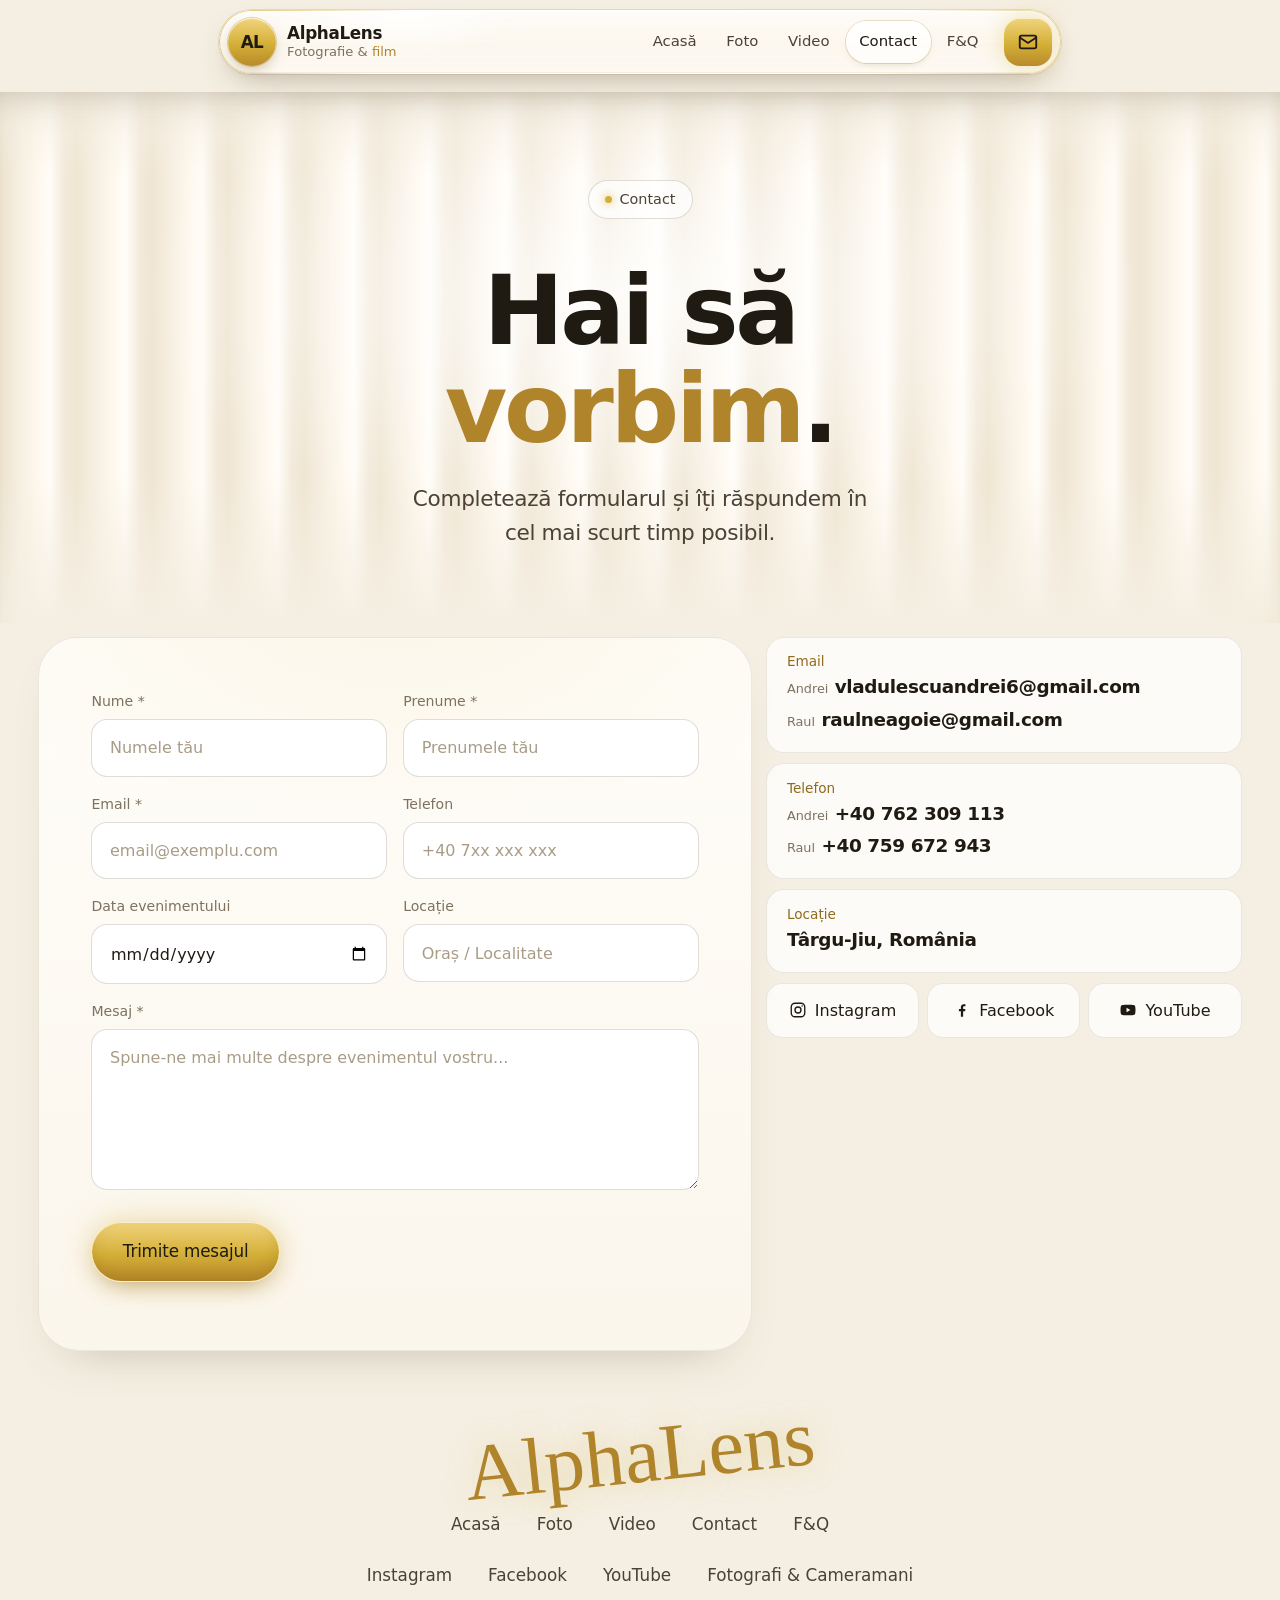
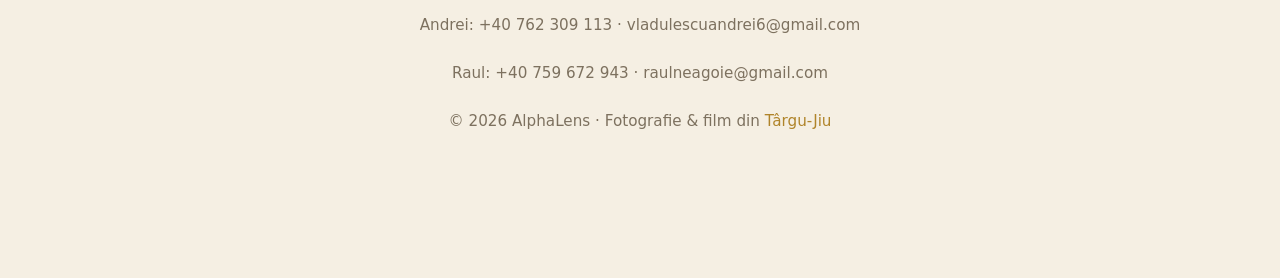
<file: contact.html>
<!DOCTYPE html>
<html lang="ro">
<head>
  <meta charset="UTF-8">
  <meta http-equiv="Content-Security-Policy" content="default-src 'self'; script-src 'self'; style-src 'self' 'unsafe-inline' https://fonts.googleapis.com; font-src 'self' https://fonts.gstatic.com; img-src 'self' data: https://poze.b-cdn.net; media-src 'self' https://poze.b-cdn.net; frame-src https://player.mediadelivery.net; connect-src 'self' https://api.emailjs.com; object-src 'none'; base-uri 'self'; form-action 'self'">
  <meta name="viewport" content="width=device-width, initial-scale=1.0">
  <title>Contact | AlphaLens</title>
  <meta name="description" content="Scrie-ne data și locația evenimentului tău. Îți răspundem cât de repede putem.">
  <link rel="canonical" href="https://alphalens.ro/contact">
  <meta name="theme-color" content="#f5efe3">
  <meta property="og:type" content="website">
  <meta property="og:locale" content="ro_RO">
  <meta property="og:site_name" content="AlphaLens">
  <meta property="og:title" content="Contact | AlphaLens">
  <meta property="og:description" content="Scrie-ne data și locația evenimentului tău. Îți răspundem cât de repede putem.">
  <meta property="og:image" content="https://poze.b-cdn.net/nunti/alexandra-adi/DSC00682.webp">
  <link rel="icon" type="image/svg+xml" href="favicon.svg">
  <link rel="preconnect" href="https://fonts.googleapis.com">
  <link rel="preconnect" href="https://fonts.gstatic.com" crossorigin>
  <link href="https://fonts.googleapis.com/css2?family=Inter+Tight:wght@500;600;700&family=Inter:wght@400;500&family=Herr+Von+Muellerhoff&display=swap" rel="stylesheet">
  <link rel="stylesheet" href="style.css?v=20261126a">
  <script defer src="vendor/emailjs.min.js?v=4.4.1"></script>
</head>
<body>
  <a class="skip-link" href="#main">Sari la conținut</a>

  <!-- Navigație -->
  <header class="header" id="nav">
    <div class="wrap">
      <div class="header-bar">
        <div class="brand">
          <button type="button" class="avatar" id="profileBtn" aria-label="Despre AlphaLens" aria-controls="profile" aria-expanded="false" aria-haspopup="dialog">AL</button>
          <a href="/" class="brand-name"><strong>AlphaLens</strong><span>Fotografie &amp; <b>film</b></span></a>
        </div>
        <nav class="nav-links" aria-label="Principal">
          <a href="/" class="nav-link">Acasă</a>
          <a href="/foto" class="nav-link">Foto</a>
          <a href="/video" class="nav-link">Video</a>
          <!-- PRETURI-ASCUNS: <a href="/preturi" class="nav-link">Prețuri</a> -->
          <a href="/contact" class="nav-link" aria-current="page">Contact</a>
          <a href="/faq" class="nav-link">F&amp;Q</a>
        </nav>
        <a href="/contact" class="mail-btn" aria-label="Scrie-ne"><svg viewBox="0 0 24 24" fill="none" stroke="currentColor" stroke-width="2" aria-hidden="true"><rect x="3" y="5" width="18" height="14" rx="2"/><path d="M3 7l9 6 9-6"/></svg></a>
        <button class="menu-btn" id="menuBtn" aria-label="Deschide meniul" aria-controls="menu" aria-expanded="false">
          <span></span><span></span>
        </button>
      </div>
      <div class="profile" id="profile" role="dialog" aria-label="Despre AlphaLens" hidden>
        <div class="profile-head">
          <div class="profile-mark" aria-hidden="true">AL</div>
          <div>
            <strong>AlphaLens</strong>
            <span>Fotografie &amp; <b>film</b> · Târgu-Jiu</span>
            <em><i aria-hidden="true"></i>Ne deplasăm în toată țara</em>
          </div>
        </div>
        <p class="profile-text">Surprindem nunți, botezuri, cununii și majorate în fotografii și film, ca voi să vă bucurați de zi fără griji.</p>
        <div class="profile-social">
          <a href="https://www.instagram.com/alphalens.ro/" target="_blank" rel="noopener"><svg viewBox="0 0 24 24" fill="none" stroke="currentColor" stroke-width="1.8" aria-hidden="true"><rect x="3" y="3" width="18" height="18" rx="5"/><circle cx="12" cy="12" r="4"/><circle cx="17.5" cy="6.5" r="1" fill="currentColor" stroke="none"/></svg><span>Instagram</span></a>
          <a href="https://www.facebook.com/vladulescu.andrei.52" target="_blank" rel="noopener"><svg viewBox="0 0 24 24" fill="currentColor" aria-hidden="true"><path d="M13.5 21v-7.5h2.6l.4-3h-3V8.6c0-.9.3-1.5 1.5-1.5h1.6V4.4c-.3 0-1.2-.1-2.3-.1-2.3 0-3.8 1.4-3.8 3.9v2.3H7.9v3h2.6V21h3z"/></svg><span>Facebook</span></a>
          <a href="https://www.youtube.com/@vladulescuandrei4367" target="_blank" rel="noopener"><svg viewBox="0 0 24 24" fill="currentColor" aria-hidden="true"><path d="M21.6 7.2a2.5 2.5 0 0 0-1.8-1.8C18.2 5 12 5 12 5s-6.2 0-7.8.4A2.5 2.5 0 0 0 2.4 7.2 26 26 0 0 0 2 12a26 26 0 0 0 .4 4.8 2.5 2.5 0 0 0 1.8 1.8C5.8 19 12 19 12 19s6.2 0 7.8-.4a2.5 2.5 0 0 0 1.8-1.8A26 26 0 0 0 22 12a26 26 0 0 0-.4-4.8zM10 15V9l5.2 3L10 15z"/></svg><span>YouTube</span></a>
        </div>
        <div class="profile-contact">
          <a href="tel:+40762309113"><small>Andrei</small><b>0762 309 113</b></a>
          <a href="tel:+40759672943"><small>Raul</small><b>0759 672 943</b></a>
        </div>
        <a href="/contact" class="profile-more">Solicită ofertă <svg viewBox="0 0 24 24" fill="none" stroke="currentColor" stroke-width="2" aria-hidden="true"><path d="M7 17L17 7M8 7h9v9"/></svg></a>
      </div>
    </div>
  </header>

  <!-- Meniu mobil -->
  <nav class="menu" id="menu" aria-label="Meniu mobil">
    <a href="/" class="menu-link"><small>01</small>Acasă</a>
    <a href="/foto" class="menu-link"><small>02</small>Foto</a>
    <a href="/video" class="menu-link"><small>03</small>Video</a>
    <!-- PRETURI-ASCUNS: <a href="/preturi" class="menu-link"><small>04</small>Prețuri</a> -->
    <a href="/contact" class="menu-link" aria-current="page"><small>04</small>Contact</a><!-- PRETURI-ASCUNS: era 05 -->
    <a href="/faq" class="menu-link"><small>05</small>F&amp;Q</a><!-- PRETURI-ASCUNS: era 06 -->
    <p class="menu-foot">Andrei: +40 762 309 113 · Raul: +40 759 672 943<br>vladulescuandrei6@gmail.com</p>
  </nav>

  <main id="main">
    <section class="stage stage-page">
      <div class="flutes">
        <div class="flutes-light" aria-hidden="true"></div>
        <div class="wrap stage-copy hero">
          <span class="pill-label fade-in"><span class="dot"></span>Contact</span>
          <h1 class="h-hero">
            <span class="line"><span>Hai să</span></span>
            <span class="line"><span><span class="gold">vorbim</span>.</span></span>
          </h1>
          <p class="sub fade-in">Completează formularul și îți răspundem în cel mai scurt timp posibil.</p>
        </div>
      </div>
    </section>

    <section class="wrap contact-grid">
      <div class="card" data-reveal>
        <form class="form" id="contactForm">
          <div class="form-row">
            <div class="field"><label for="nume">Nume *</label><input type="text" id="nume" name="nume" placeholder="Numele tău" autocomplete="family-name" required></div>
            <div class="field"><label for="prenume">Prenume *</label><input type="text" id="prenume" name="prenume" placeholder="Prenumele tău" autocomplete="given-name" required></div>
          </div>
          <div class="form-row">
            <div class="field"><label for="email">Email *</label><input type="email" id="email" name="email" placeholder="email@exemplu.com" autocomplete="email" required></div>
            <div class="field"><label for="telefon">Telefon</label><input type="tel" id="telefon" name="telefon" placeholder="+40 7xx xxx xxx" autocomplete="tel"></div>
          </div>
          <div class="form-row">
            <div class="field"><label for="data">Data evenimentului</label><input type="date" id="data" name="data"></div>
            <div class="field"><label for="locatie">Locație</label><input type="text" id="locatie" name="locatie" placeholder="Oraș / Localitate"></div>
          </div>
          <div class="field"><label for="mesaj">Mesaj *</label><textarea id="mesaj" name="mesaj" rows="5" placeholder="Spune-ne mai multe despre evenimentul vostru..." required></textarea></div>
          <button type="submit" class="btn btn-gold" id="submitBtn"><span class="btn-text">Trimite mesajul</span></button>
          <p class="form-message" id="formMessage" role="status"></p>
        </form>
      </div>
      <aside data-reveal style="--d:1">
        <div class="contact-rows">
          <div class="contact-row"><h3>Email</h3><a href="mailto:vladulescuandrei6@gmail.com"><small>Andrei</small>vladulescuandrei6@gmail.com</a><a href="mailto:raulneagoie@gmail.com"><small>Raul</small>raulneagoie@gmail.com</a></div>
          <div class="contact-row"><h3>Telefon</h3><a href="tel:+40762309113"><small>Andrei</small>+40 762 309 113</a><a href="tel:+40759672943"><small>Raul</small>+40 759 672 943</a></div>
          <div class="contact-row"><h3>Locație</h3><p>Târgu-Jiu, România</p></div>
        </div>
        <div class="socials">
          <a href="https://www.instagram.com/alphalens.ro/" target="_blank" rel="noopener"><svg viewBox="0 0 24 24" fill="none" stroke="currentColor" stroke-width="1.8" aria-hidden="true"><rect x="3" y="3" width="18" height="18" rx="5"/><circle cx="12" cy="12" r="4"/><circle cx="17.5" cy="6.5" r="1" fill="currentColor" stroke="none"/></svg>Instagram</a>
          <a href="https://www.facebook.com/vladulescu.andrei.52" target="_blank" rel="noopener"><svg viewBox="0 0 24 24" fill="currentColor" aria-hidden="true"><path d="M13.5 21v-7.5h2.6l.4-3h-3V8.6c0-.9.3-1.5 1.5-1.5h1.6V4.4c-.3 0-1.2-.1-2.3-.1-2.3 0-3.8 1.4-3.8 3.9v2.3H7.9v3h2.6V21h3z"/></svg>Facebook</a>
          <a href="https://www.youtube.com/@vladulescuandrei4367" target="_blank" rel="noopener"><svg viewBox="0 0 24 24" fill="currentColor" aria-hidden="true"><path d="M21.6 7.2a2.5 2.5 0 0 0-1.8-1.8C18.2 5 12 5 12 5s-6.2 0-7.8.4A2.5 2.5 0 0 0 2.4 7.2 26 26 0 0 0 2 12a26 26 0 0 0 .4 4.8 2.5 2.5 0 0 0 1.8 1.8C5.8 19 12 19 12 19s6.2 0 7.8-.4a2.5 2.5 0 0 0 1.8-1.8A26 26 0 0 0 22 12a26 26 0 0 0-.4-4.8zM10 15V9l5.2 3L10 15z"/></svg>YouTube</a>
        </div>
      </aside>
    </section>
  </main>

  <!-- Footer -->
  <footer class="footer">
    <span class="signature" aria-hidden="true">AlphaLens</span>
    <nav class="footer-links" aria-label="Pagini">
      <a href="/">Acasă</a>
      <a href="/foto">Foto</a>
      <a href="/video">Video</a>
      <!-- PRETURI-ASCUNS: <a href="/preturi">Prețuri</a> -->
      <a href="/contact">Contact</a>
      <a href="/faq">F&amp;Q</a>
    </nav>
    <div class="footer-links">
      <a href="https://www.instagram.com/alphalens.ro/" target="_blank" rel="noopener">Instagram</a>
      <a href="https://www.facebook.com/vladulescu.andrei.52" target="_blank" rel="noopener">Facebook</a>
      <a href="https://www.youtube.com/@vladulescuandrei4367" target="_blank" rel="noopener">YouTube</a>
      <a href="https://www.fotografi-cameramani.ro/vladulescu-andrei-cristian_8630" target="_blank" rel="noopener">Fotografi &amp; Cameramani</a>
    </div>
    <p class="footer-small">Andrei: <a href="tel:+40762309113">+40 762 309 113</a> · <a href="mailto:vladulescuandrei6@gmail.com">vladulescuandrei6@gmail.com</a></p>
    <p class="footer-small">Raul: <a href="tel:+40759672943">+40 759 672 943</a> · <a href="mailto:raulneagoie@gmail.com">raulneagoie@gmail.com</a></p>
    <p class="footer-small">© <span id="currentYear">2026</span> AlphaLens · Fotografie &amp; film din <b>Târgu-Jiu</b></p>
  </footer>

  <script src="vendor/motion.min.js?v=20261024a"></script>
  <script src="anim.js?v=20261024a"></script>
  <script src="site.js?v=20261126a"></script>
</body>
</html>
</file>
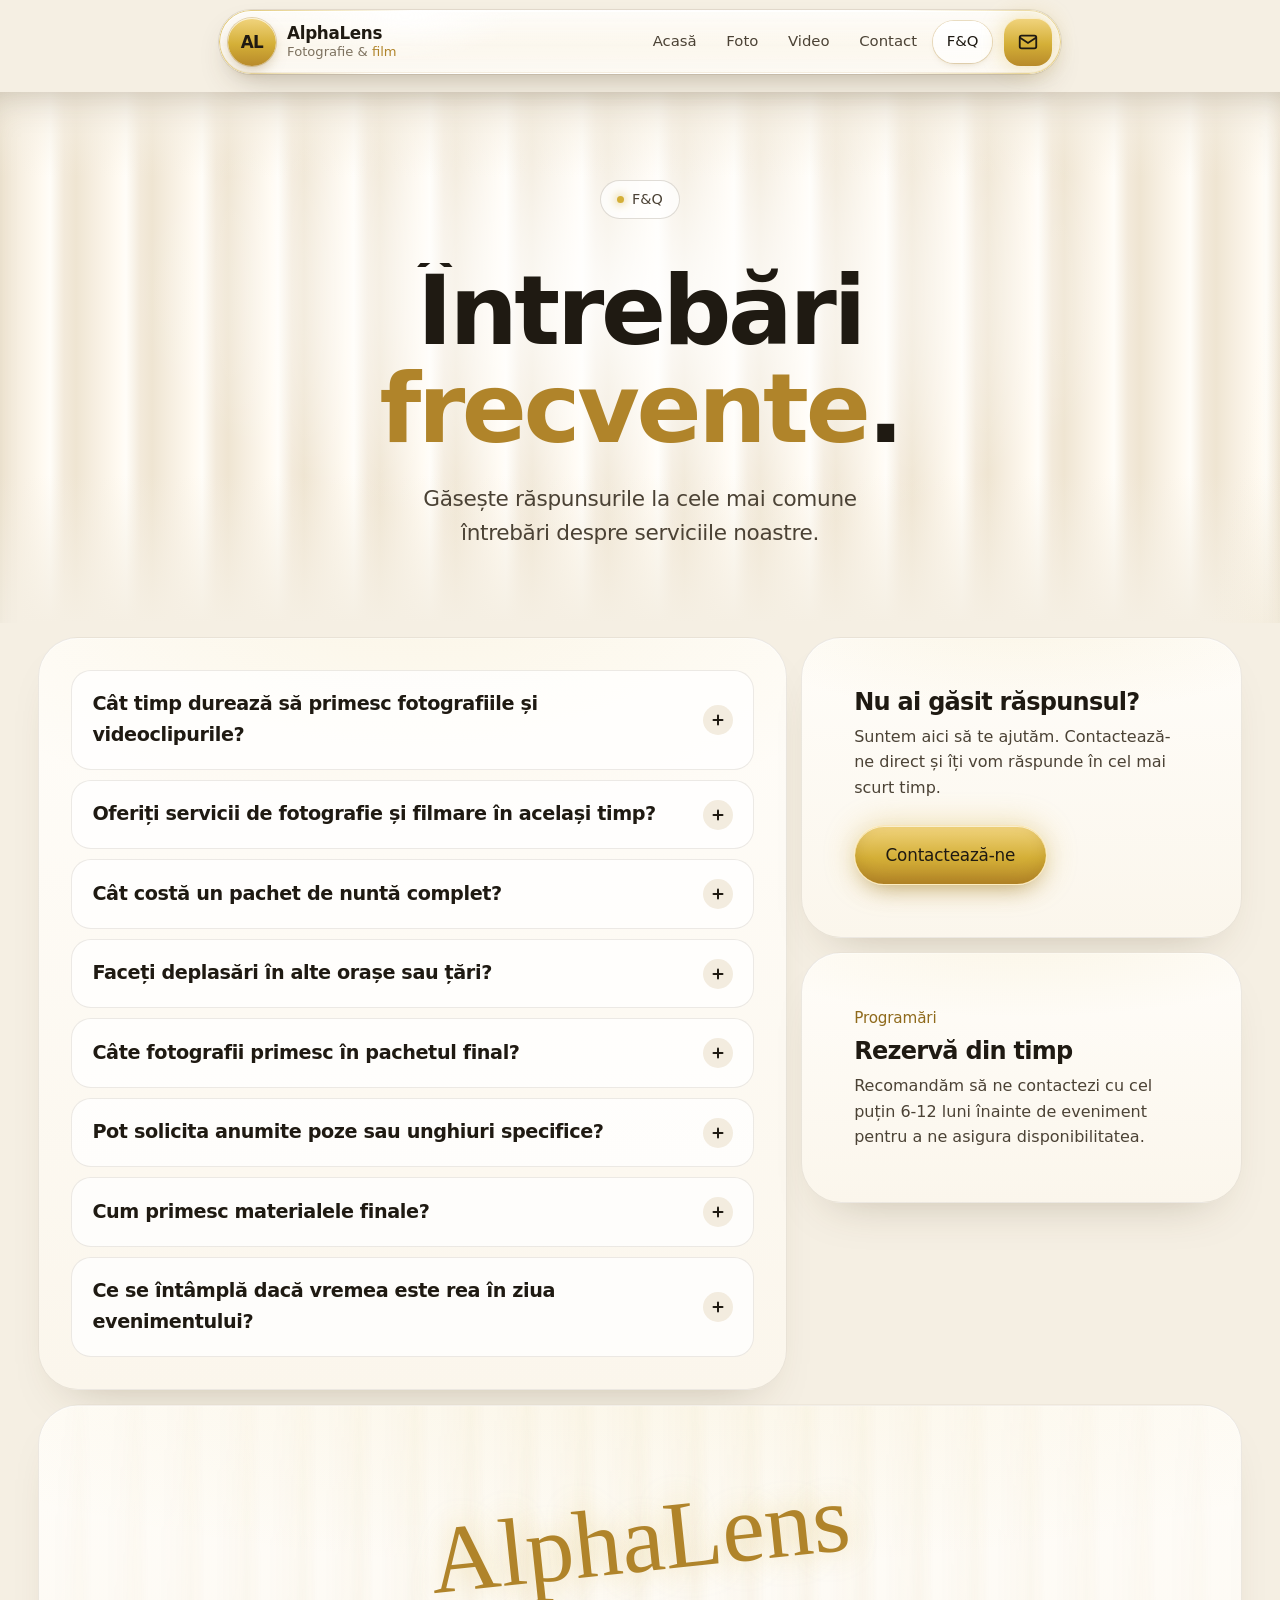
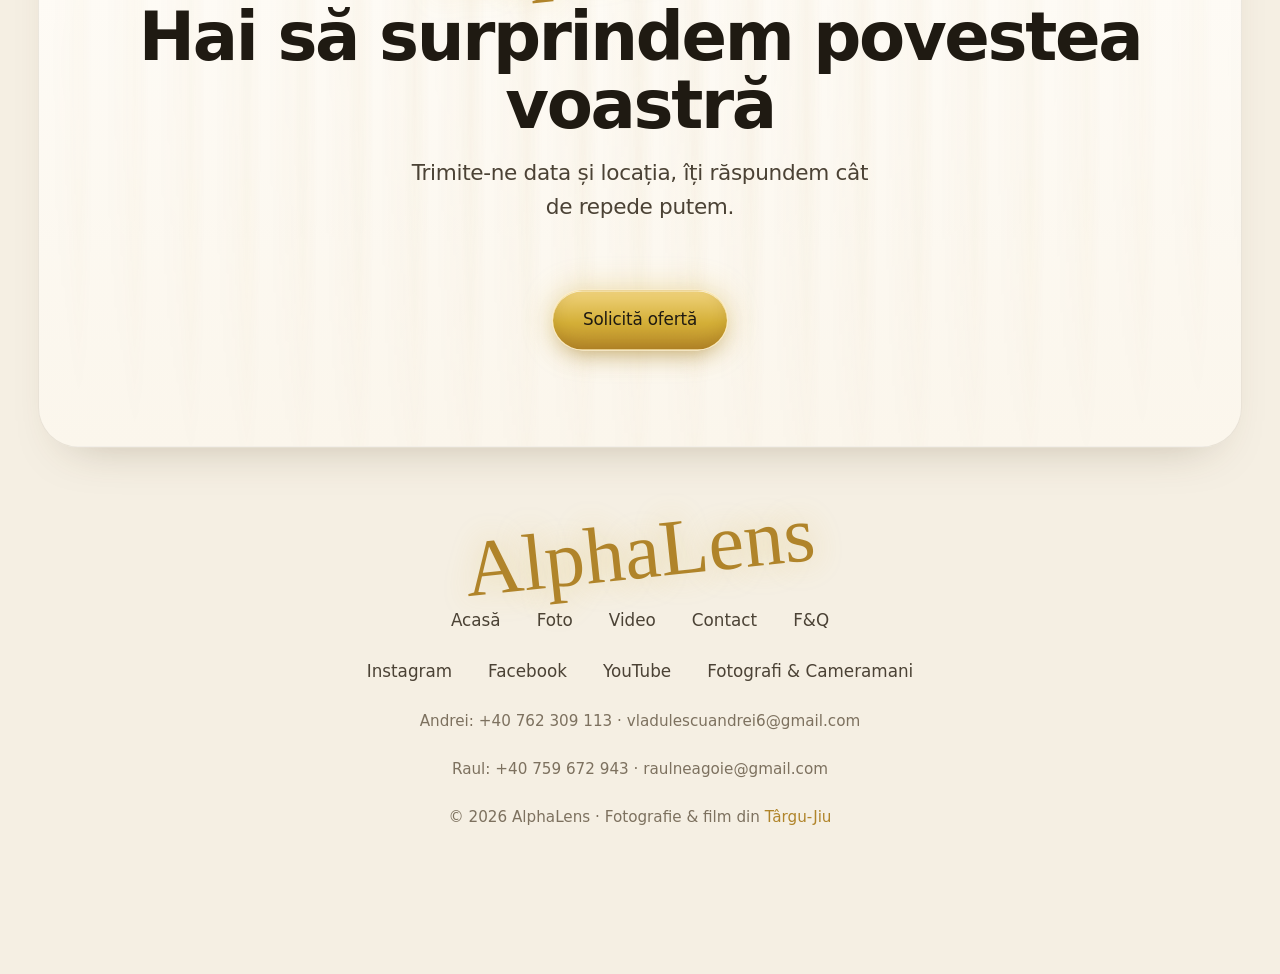
<file: faq.html>
<!DOCTYPE html>
<html lang="ro">
<head>
  <meta charset="UTF-8">
  <meta http-equiv="Content-Security-Policy" content="default-src 'self'; script-src 'self'; style-src 'self' 'unsafe-inline' https://fonts.googleapis.com; font-src 'self' https://fonts.gstatic.com; img-src 'self' data: https://poze.b-cdn.net; media-src 'self' https://poze.b-cdn.net; frame-src https://player.mediadelivery.net; connect-src 'self' https://api.emailjs.com; object-src 'none'; base-uri 'self'; form-action 'self'">
  <meta name="viewport" content="width=device-width, initial-scale=1.0">
  <title>Întrebări Frecvente | AlphaLens</title>
  <meta name="description" content="Răspunsuri la cele mai comune întrebări despre serviciile foto și video AlphaLens.">
  <link rel="canonical" href="https://alphalens.ro/faq">
  <meta name="theme-color" content="#f5efe3">
  <meta property="og:type" content="website">
  <meta property="og:locale" content="ro_RO">
  <meta property="og:site_name" content="AlphaLens">
  <meta property="og:title" content="Întrebări Frecvente | AlphaLens">
  <meta property="og:description" content="Răspunsuri la cele mai comune întrebări despre serviciile foto și video AlphaLens.">
  <meta property="og:image" content="https://poze.b-cdn.net/nunti/alexandra-adi/DSC00682.webp">
  <link rel="icon" type="image/svg+xml" href="favicon.svg">
  <link rel="preconnect" href="https://fonts.googleapis.com">
  <link rel="preconnect" href="https://fonts.gstatic.com" crossorigin>
  <link href="https://fonts.googleapis.com/css2?family=Inter+Tight:wght@500;600;700&family=Inter:wght@400;500&family=Herr+Von+Muellerhoff&display=swap" rel="stylesheet">
  <link rel="stylesheet" href="style.css?v=20261126a">
</head>
<body>
  <a class="skip-link" href="#main">Sari la conținut</a>

  <!-- Navigație -->
  <header class="header" id="nav">
    <div class="wrap">
      <div class="header-bar">
        <div class="brand">
          <button type="button" class="avatar" id="profileBtn" aria-label="Despre AlphaLens" aria-controls="profile" aria-expanded="false" aria-haspopup="dialog">AL</button>
          <a href="/" class="brand-name"><strong>AlphaLens</strong><span>Fotografie &amp; <b>film</b></span></a>
        </div>
        <nav class="nav-links" aria-label="Principal">
          <a href="/" class="nav-link">Acasă</a>
          <a href="/foto" class="nav-link">Foto</a>
          <a href="/video" class="nav-link">Video</a>
          <!-- PRETURI-ASCUNS: <a href="/preturi" class="nav-link">Prețuri</a> -->
          <a href="/contact" class="nav-link">Contact</a>
          <a href="/faq" class="nav-link" aria-current="page">F&amp;Q</a>
        </nav>
        <a href="/contact" class="mail-btn" aria-label="Scrie-ne"><svg viewBox="0 0 24 24" fill="none" stroke="currentColor" stroke-width="2" aria-hidden="true"><rect x="3" y="5" width="18" height="14" rx="2"/><path d="M3 7l9 6 9-6"/></svg></a>
        <button class="menu-btn" id="menuBtn" aria-label="Deschide meniul" aria-controls="menu" aria-expanded="false">
          <span></span><span></span>
        </button>
      </div>
      <div class="profile" id="profile" role="dialog" aria-label="Despre AlphaLens" hidden>
        <div class="profile-head">
          <div class="profile-mark" aria-hidden="true">AL</div>
          <div>
            <strong>AlphaLens</strong>
            <span>Fotografie &amp; <b>film</b> · Târgu-Jiu</span>
            <em><i aria-hidden="true"></i>Ne deplasăm în toată țara</em>
          </div>
        </div>
        <p class="profile-text">Surprindem nunți, botezuri, cununii și majorate în fotografii și film, ca voi să vă bucurați de zi fără griji.</p>
        <div class="profile-social">
          <a href="https://www.instagram.com/alphalens.ro/" target="_blank" rel="noopener"><svg viewBox="0 0 24 24" fill="none" stroke="currentColor" stroke-width="1.8" aria-hidden="true"><rect x="3" y="3" width="18" height="18" rx="5"/><circle cx="12" cy="12" r="4"/><circle cx="17.5" cy="6.5" r="1" fill="currentColor" stroke="none"/></svg><span>Instagram</span></a>
          <a href="https://www.facebook.com/vladulescu.andrei.52" target="_blank" rel="noopener"><svg viewBox="0 0 24 24" fill="currentColor" aria-hidden="true"><path d="M13.5 21v-7.5h2.6l.4-3h-3V8.6c0-.9.3-1.5 1.5-1.5h1.6V4.4c-.3 0-1.2-.1-2.3-.1-2.3 0-3.8 1.4-3.8 3.9v2.3H7.9v3h2.6V21h3z"/></svg><span>Facebook</span></a>
          <a href="https://www.youtube.com/@vladulescuandrei4367" target="_blank" rel="noopener"><svg viewBox="0 0 24 24" fill="currentColor" aria-hidden="true"><path d="M21.6 7.2a2.5 2.5 0 0 0-1.8-1.8C18.2 5 12 5 12 5s-6.2 0-7.8.4A2.5 2.5 0 0 0 2.4 7.2 26 26 0 0 0 2 12a26 26 0 0 0 .4 4.8 2.5 2.5 0 0 0 1.8 1.8C5.8 19 12 19 12 19s6.2 0 7.8-.4a2.5 2.5 0 0 0 1.8-1.8A26 26 0 0 0 22 12a26 26 0 0 0-.4-4.8zM10 15V9l5.2 3L10 15z"/></svg><span>YouTube</span></a>
        </div>
        <div class="profile-contact">
          <a href="tel:+40762309113"><small>Andrei</small><b>0762 309 113</b></a>
          <a href="tel:+40759672943"><small>Raul</small><b>0759 672 943</b></a>
        </div>
        <a href="/contact" class="profile-more">Solicită ofertă <svg viewBox="0 0 24 24" fill="none" stroke="currentColor" stroke-width="2" aria-hidden="true"><path d="M7 17L17 7M8 7h9v9"/></svg></a>
      </div>
    </div>
  </header>

  <!-- Meniu mobil -->
  <nav class="menu" id="menu" aria-label="Meniu mobil">
    <a href="/" class="menu-link"><small>01</small>Acasă</a>
    <a href="/foto" class="menu-link"><small>02</small>Foto</a>
    <a href="/video" class="menu-link"><small>03</small>Video</a>
    <!-- PRETURI-ASCUNS: <a href="/preturi" class="menu-link"><small>04</small>Prețuri</a> -->
    <a href="/contact" class="menu-link"><small>04</small>Contact</a><!-- PRETURI-ASCUNS: era 05 -->
    <a href="/faq" class="menu-link" aria-current="page"><small>05</small>F&amp;Q</a><!-- PRETURI-ASCUNS: era 06 -->
    <p class="menu-foot">Andrei: +40 762 309 113 · Raul: +40 759 672 943<br>vladulescuandrei6@gmail.com</p>
  </nav>

  <main id="main">
    <section class="stage stage-page">
      <div class="flutes">
        <div class="flutes-light" aria-hidden="true"></div>
        <div class="wrap stage-copy hero">
          <span class="pill-label fade-in"><span class="dot"></span>F&amp;Q</span>
          <h1 class="h-hero">
            <span class="line"><span>Întrebări</span></span>
            <span class="line"><span><span class="gold">frecvente</span>.</span></span>
          </h1>
          <p class="sub fade-in">Găsește răspunsurile la cele mai comune întrebări despre serviciile noastre.</p>
        </div>
      </div>
    </section>

    <section class="wrap faq-layout">
      <div class="card card-tight" data-reveal>
        <div class="faq-list">
          <div class="faq-item">
            <button class="faq-q" aria-expanded="false" aria-controls="faq-1">Cât timp durează să primesc fotografiile și videoclipurile?<span class="faq-icon" aria-hidden="true"></span></button>
            <div class="faq-a" id="faq-1"><div><p>Timpul de livrare este de obicei între 2-4 săptămâni pentru fotografii și 4-6 săptămâni pentru videoclipuri, în funcție de sezon și complexitatea proiectului.</p></div></div>
          </div>
          <div class="faq-item">
            <button class="faq-q" aria-expanded="false" aria-controls="faq-2">Oferiți servicii de fotografie și filmare în același timp?<span class="faq-icon" aria-hidden="true"></span></button>
            <div class="faq-a" id="faq-2"><div><p>Da, oferim pachete complete care includ atât fotografie, cât și filmare profesională.</p></div></div>
          </div>
          <div class="faq-item">
            <button class="faq-q" aria-expanded="false" aria-controls="faq-3">Cât costă un pachet de nuntă complet?<span class="faq-icon" aria-hidden="true"></span></button>
            <div class="faq-a" id="faq-3"><div><p>Pachetele doar foto pentru nuntă încep de la 750 €, iar cele foto-video de la 1300 €. Toate pachetele, cu ce includ, sunt pe <a href="/preturi">pagina de prețuri</a>.</p></div></div>
          </div>
          <div class="faq-item">
            <button class="faq-q" aria-expanded="false" aria-controls="faq-4">Faceți deplasări în alte orașe sau țări?<span class="faq-icon" aria-hidden="true"></span></button>
            <div class="faq-a" id="faq-4"><div><p>Da, ne deplasăm oriunde în România. Transportul se calculează în funcție de distanță și îl stabilim înainte de eveniment.</p></div></div>
          </div>
          <div class="faq-item">
            <button class="faq-q" aria-expanded="false" aria-controls="faq-5">Câte fotografii primesc în pachetul final?<span class="faq-icon" aria-hidden="true"></span></button>
            <div class="faq-a" id="faq-5"><div><p>La nuntă, pachetele foto au fotografii nelimitate, iar cele foto-video peste 500 de fotografii editate. Numărul exact depinde de durata evenimentului.</p></div></div>
          </div>
          <div class="faq-item">
            <button class="faq-q" aria-expanded="false" aria-controls="faq-6">Pot solicita anumite poze sau unghiuri specifice?<span class="faq-icon" aria-hidden="true"></span></button>
            <div class="faq-a" id="faq-6"><div><p>Da. Înainte de eveniment ne vedem și stabilim ce momente și ce cadre contează pentru voi.</p></div></div>
          </div>
          <div class="faq-item">
            <button class="faq-q" aria-expanded="false" aria-controls="faq-7">Cum primesc materialele finale?<span class="faq-icon" aria-hidden="true"></span></button>
            <div class="faq-a" id="faq-7"><div><p>Fotografiile și videoclipurile sunt livrate printr-o galerie online privată, unde le poți vizualiza, descărca și partaja cu familia și prietenii. Pachetele includ și stick USB.</p></div></div>
          </div>
          <div class="faq-item">
            <button class="faq-q" aria-expanded="false" aria-controls="faq-8">Ce se întâmplă dacă vremea este rea în ziua evenimentului?<span class="faq-icon" aria-hidden="true"></span></button>
            <div class="faq-a" id="faq-8"><div><p>Stabilim dinainte un plan B pentru ședința foto în aer liber, de exemplu o locație acoperită.</p></div></div>
          </div>
        </div>
      </div>
      <aside class="side-stack" data-reveal style="--d:1">
        <div class="card">
          <h3>Nu ai găsit răspunsul?</h3>
          <p>Suntem aici să te ajutăm. Contactează-ne direct și îți vom răspunde în cel mai scurt timp.</p>
          <a href="/contact" class="btn btn-gold">Contactează-ne</a>
        </div>
        <div class="card">
          <span class="kicker">Programări</span>
          <h3 style="margin-top:0.5rem">Rezervă din timp</h3>
          <p>Recomandăm să ne contactezi cu cel puțin 6-12 luni înainte de eveniment pentru a ne asigura disponibilitatea.</p>
        </div>
      </aside>
    </section>

    <section class="wrap">
      <div class="card cta" data-reveal>
        <span class="signature">AlphaLens</span>
        <h2 class="h-big">Hai să surprindem povestea voastră</h2>
        <p class="sub">Trimite-ne data și locația, îți răspundem cât de repede putem.</p>
        <div class="hero-actions">
          <a href="/contact" class="btn btn-gold">Solicită ofertă</a>
          <!-- PRETURI-ASCUNS: <a href="/preturi" class="btn">Vezi pachetele</a> -->
        </div>
      </div>
    </section>
  </main>

  <!-- Footer -->
  <footer class="footer">
    <span class="signature" aria-hidden="true">AlphaLens</span>
    <nav class="footer-links" aria-label="Pagini">
      <a href="/">Acasă</a>
      <a href="/foto">Foto</a>
      <a href="/video">Video</a>
      <!-- PRETURI-ASCUNS: <a href="/preturi">Prețuri</a> -->
      <a href="/contact">Contact</a>
      <a href="/faq">F&amp;Q</a>
    </nav>
    <div class="footer-links">
      <a href="https://www.instagram.com/alphalens.ro/" target="_blank" rel="noopener">Instagram</a>
      <a href="https://www.facebook.com/vladulescu.andrei.52" target="_blank" rel="noopener">Facebook</a>
      <a href="https://www.youtube.com/@vladulescuandrei4367" target="_blank" rel="noopener">YouTube</a>
      <a href="https://www.fotografi-cameramani.ro/vladulescu-andrei-cristian_8630" target="_blank" rel="noopener">Fotografi &amp; Cameramani</a>
    </div>
    <p class="footer-small">Andrei: <a href="tel:+40762309113">+40 762 309 113</a> · <a href="mailto:vladulescuandrei6@gmail.com">vladulescuandrei6@gmail.com</a></p>
    <p class="footer-small">Raul: <a href="tel:+40759672943">+40 759 672 943</a> · <a href="mailto:raulneagoie@gmail.com">raulneagoie@gmail.com</a></p>
    <p class="footer-small">© <span id="currentYear">2026</span> AlphaLens · Fotografie &amp; film din <b>Târgu-Jiu</b></p>
  </footer>

  <!-- Bara de jos -->
  <a href="/contact" class="dock" id="dock">
    <p><b>Data e încă liberă?</b>Scrie-ne despre evenimentul vostru</p>
    <i><svg viewBox="0 0 24 24" fill="none" stroke="currentColor" stroke-width="2" aria-hidden="true"><path d="M7 17L17 7M8 7h9v9"/></svg></i>
  </a>

  <script src="vendor/motion.min.js?v=20261024a"></script>
  <script src="anim.js?v=20261024a"></script>
  <script src="site.js?v=20261126a"></script>
</body>
</html>
</file>
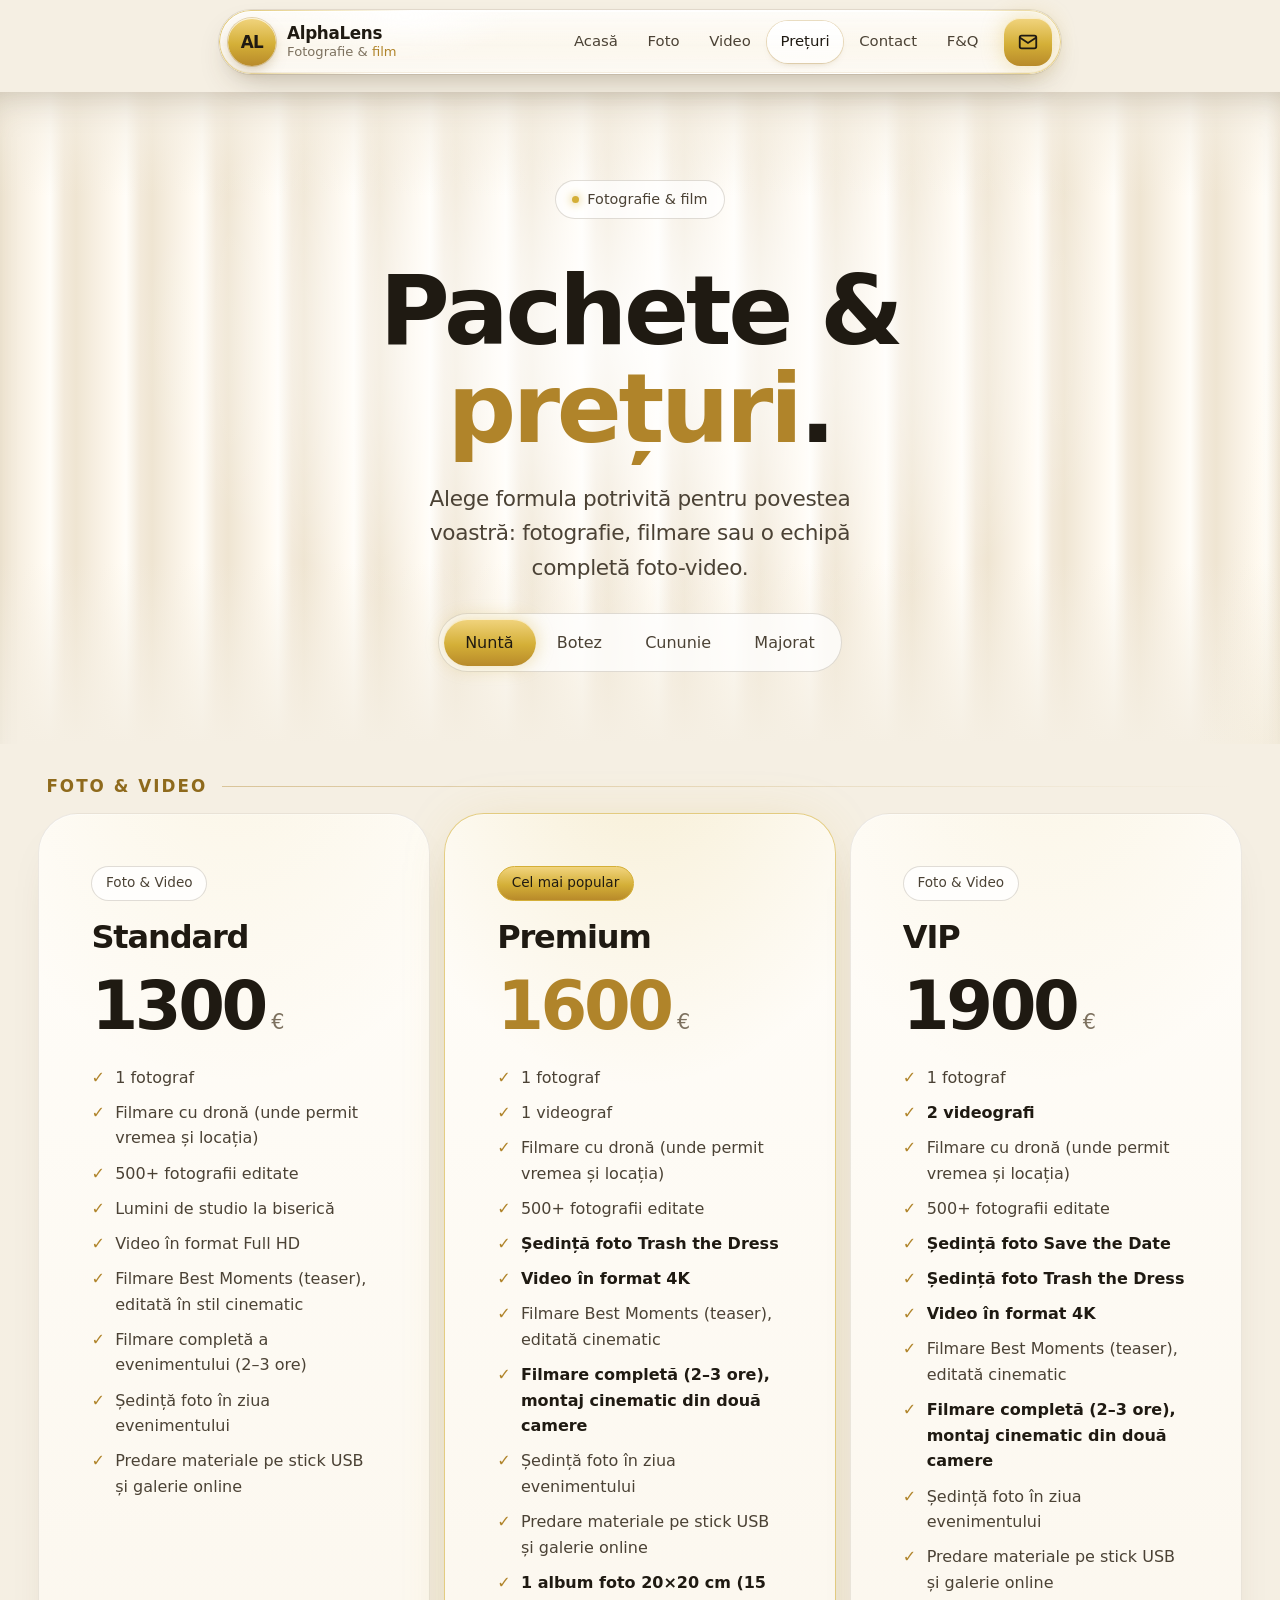
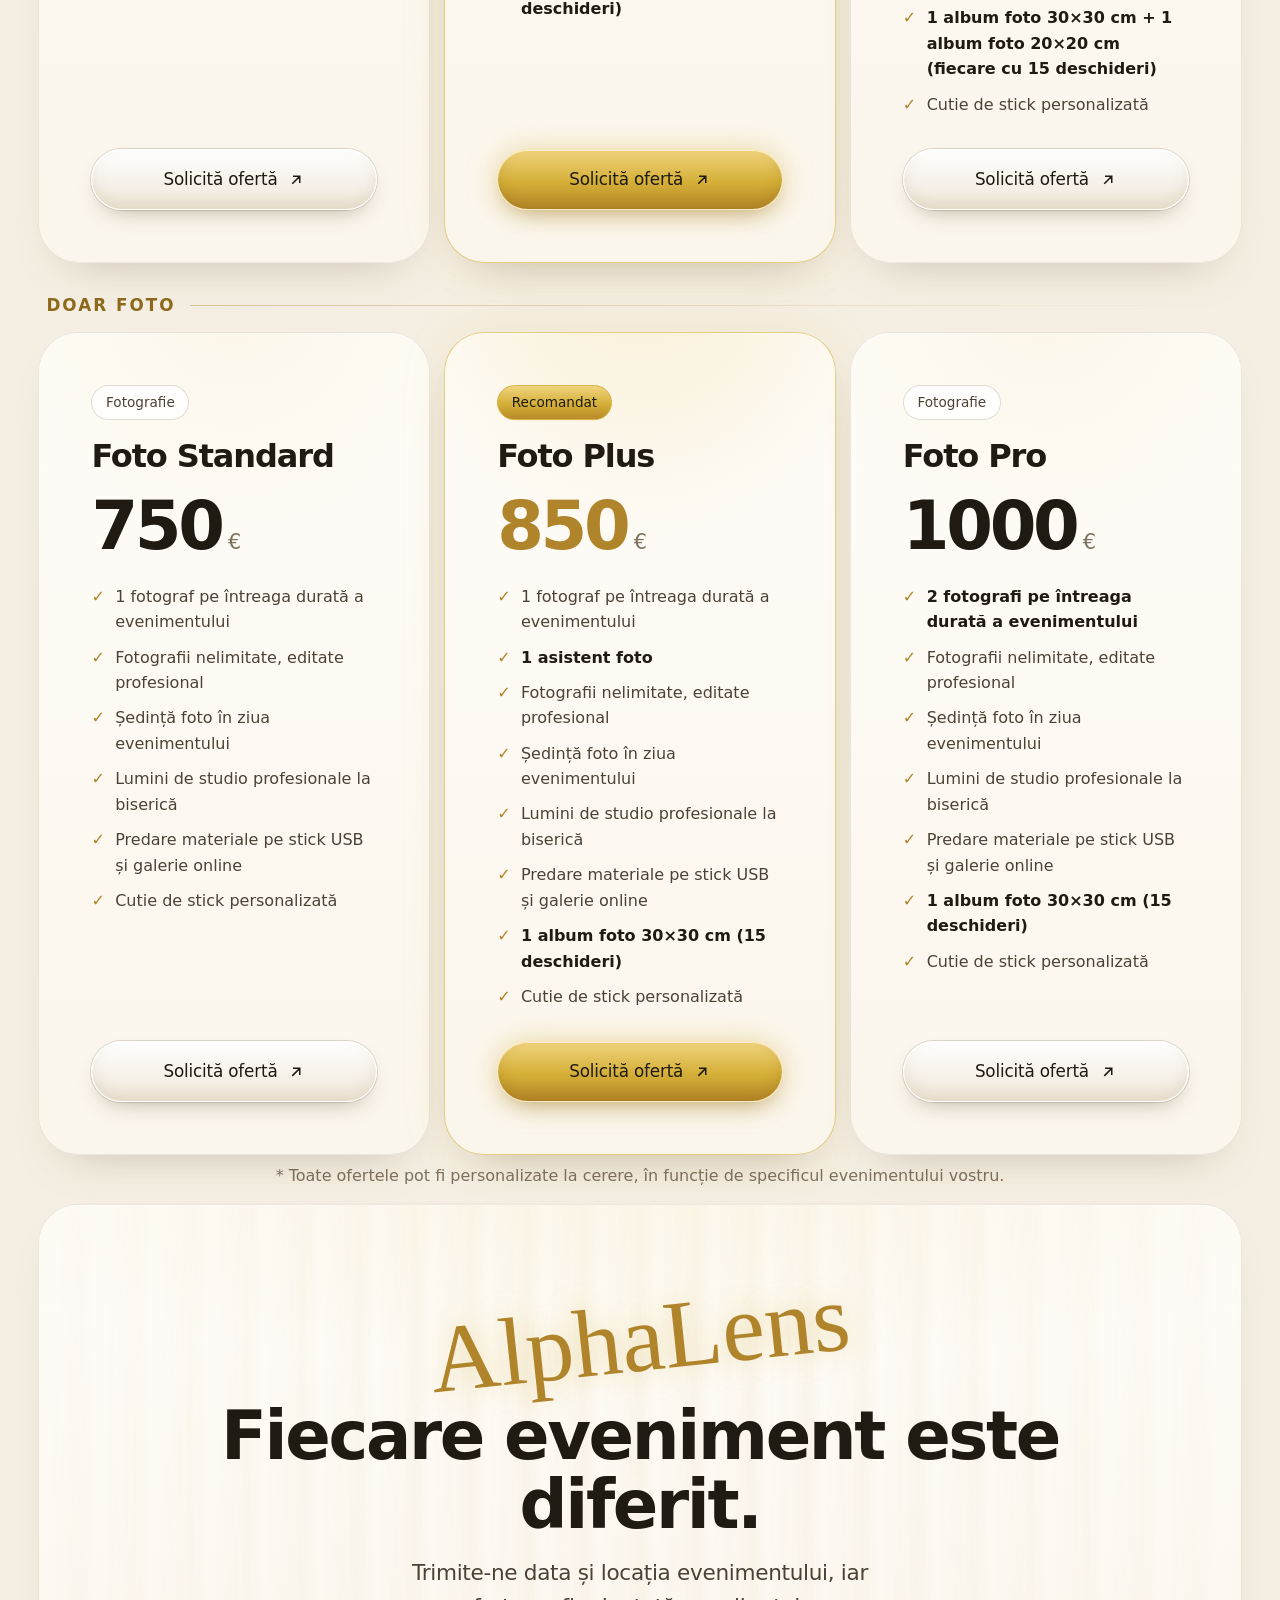
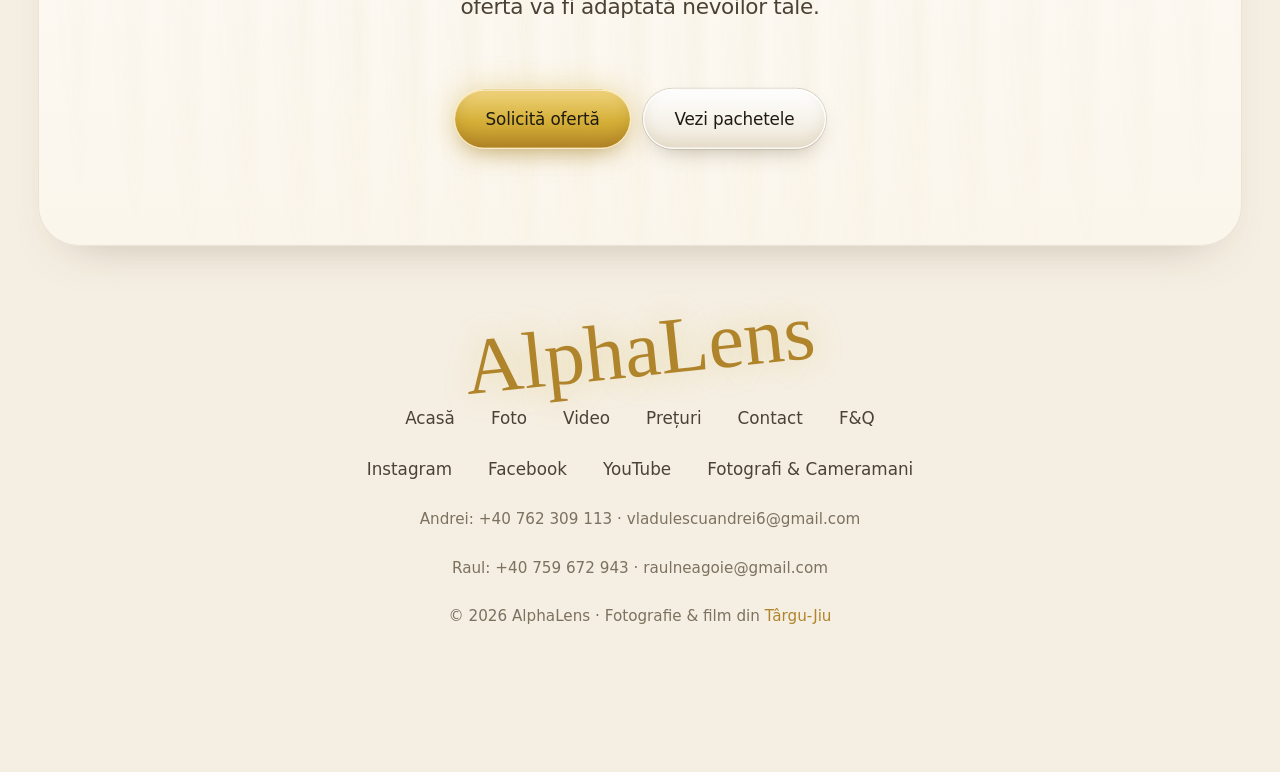
<file: preturi.html>
<!DOCTYPE html>
<html lang="ro">
<head>
  <meta charset="UTF-8">
  <meta http-equiv="Content-Security-Policy" content="default-src 'self'; script-src 'self'; style-src 'self' 'unsafe-inline' https://fonts.googleapis.com; font-src 'self' https://fonts.gstatic.com; img-src 'self' data: https://poze.b-cdn.net; media-src 'self' https://poze.b-cdn.net; frame-src https://player.mediadelivery.net; connect-src 'self' https://api.emailjs.com; object-src 'none'; base-uri 'self'; form-action 'self'">
  <!-- PRETURI-ASCUNS: pagina e accesibilă doar prin link direct (nu apare în meniuri). Șterge rândul de mai jos ca Google s-o poată indexa din nou. -->
  <meta name="robots" content="noindex, nofollow">
  <meta name="viewport" content="width=device-width, initial-scale=1.0">
  <title>Pachete &amp; Prețuri | AlphaLens</title>
  <meta name="description" content="Pachete foto, video și foto-video pentru nunți, botezuri, cununii și majorate, oferite de AlphaLens.">
  <link rel="canonical" href="https://alphalens.ro/preturi">
  <meta name="theme-color" content="#f5efe3">
  <meta property="og:type" content="website">
  <meta property="og:locale" content="ro_RO">
  <meta property="og:site_name" content="AlphaLens">
  <meta property="og:title" content="Pachete &amp; Prețuri | AlphaLens">
  <meta property="og:description" content="Pachete foto, video și foto-video pentru nunți, botezuri, cununii și majorate, oferite de AlphaLens.">
  <meta property="og:image" content="https://poze.b-cdn.net/nunti/alexandra-adi/DSC00682.webp">
  <link rel="icon" type="image/svg+xml" href="favicon.svg">
  <link rel="preconnect" href="https://fonts.googleapis.com">
  <link rel="preconnect" href="https://fonts.gstatic.com" crossorigin>
  <link href="https://fonts.googleapis.com/css2?family=Inter+Tight:wght@500;600;700&family=Inter:wght@400;500&family=Herr+Von+Muellerhoff&display=swap" rel="stylesheet">
  <link rel="stylesheet" href="style.css?v=20261126a">
</head>
<body>
  <a class="skip-link" href="#main">Sari la conținut</a>

  <!-- Navigație -->
  <header class="header" id="nav">
    <div class="wrap">
      <div class="header-bar">
        <div class="brand">
          <button type="button" class="avatar" id="profileBtn" aria-label="Despre AlphaLens" aria-controls="profile" aria-expanded="false" aria-haspopup="dialog">AL</button>
          <a href="/" class="brand-name"><strong>AlphaLens</strong><span>Fotografie &amp; <b>film</b></span></a>
        </div>
        <nav class="nav-links" aria-label="Principal">
          <a href="/" class="nav-link">Acasă</a>
          <a href="/foto" class="nav-link">Foto</a>
          <a href="/video" class="nav-link">Video</a>
          <a href="/preturi" class="nav-link" aria-current="page">Prețuri</a>
          <a href="/contact" class="nav-link">Contact</a>
          <a href="/faq" class="nav-link">F&amp;Q</a>
        </nav>
        <a href="/contact" class="mail-btn" aria-label="Scrie-ne"><svg viewBox="0 0 24 24" fill="none" stroke="currentColor" stroke-width="2" aria-hidden="true"><rect x="3" y="5" width="18" height="14" rx="2"/><path d="M3 7l9 6 9-6"/></svg></a>
        <button class="menu-btn" id="menuBtn" aria-label="Deschide meniul" aria-controls="menu" aria-expanded="false">
          <span></span><span></span>
        </button>
      </div>
      <div class="profile" id="profile" role="dialog" aria-label="Despre AlphaLens" hidden>
        <div class="profile-head">
          <div class="profile-mark" aria-hidden="true">AL</div>
          <div>
            <strong>AlphaLens</strong>
            <span>Fotografie &amp; <b>film</b> · Târgu-Jiu</span>
            <em><i aria-hidden="true"></i>Ne deplasăm în toată țara</em>
          </div>
        </div>
        <p class="profile-text">Surprindem nunți, botezuri, cununii și majorate în fotografii și film, ca voi să vă bucurați de zi fără griji.</p>
        <div class="profile-social">
          <a href="https://www.instagram.com/alphalens.ro/" target="_blank" rel="noopener"><svg viewBox="0 0 24 24" fill="none" stroke="currentColor" stroke-width="1.8" aria-hidden="true"><rect x="3" y="3" width="18" height="18" rx="5"/><circle cx="12" cy="12" r="4"/><circle cx="17.5" cy="6.5" r="1" fill="currentColor" stroke="none"/></svg><span>Instagram</span></a>
          <a href="https://www.facebook.com/vladulescu.andrei.52" target="_blank" rel="noopener"><svg viewBox="0 0 24 24" fill="currentColor" aria-hidden="true"><path d="M13.5 21v-7.5h2.6l.4-3h-3V8.6c0-.9.3-1.5 1.5-1.5h1.6V4.4c-.3 0-1.2-.1-2.3-.1-2.3 0-3.8 1.4-3.8 3.9v2.3H7.9v3h2.6V21h3z"/></svg><span>Facebook</span></a>
          <a href="https://www.youtube.com/@vladulescuandrei4367" target="_blank" rel="noopener"><svg viewBox="0 0 24 24" fill="currentColor" aria-hidden="true"><path d="M21.6 7.2a2.5 2.5 0 0 0-1.8-1.8C18.2 5 12 5 12 5s-6.2 0-7.8.4A2.5 2.5 0 0 0 2.4 7.2 26 26 0 0 0 2 12a26 26 0 0 0 .4 4.8 2.5 2.5 0 0 0 1.8 1.8C5.8 19 12 19 12 19s6.2 0 7.8-.4a2.5 2.5 0 0 0 1.8-1.8A26 26 0 0 0 22 12a26 26 0 0 0-.4-4.8zM10 15V9l5.2 3L10 15z"/></svg><span>YouTube</span></a>
        </div>
        <div class="profile-contact">
          <a href="tel:+40762309113"><small>Andrei</small><b>0762 309 113</b></a>
          <a href="tel:+40759672943"><small>Raul</small><b>0759 672 943</b></a>
        </div>
        <a href="/contact" class="profile-more">Solicită ofertă <svg viewBox="0 0 24 24" fill="none" stroke="currentColor" stroke-width="2" aria-hidden="true"><path d="M7 17L17 7M8 7h9v9"/></svg></a>
      </div>
    </div>
  </header>

  <!-- Meniu mobil -->
  <nav class="menu" id="menu" aria-label="Meniu mobil">
    <a href="/" class="menu-link"><small>01</small>Acasă</a>
    <a href="/foto" class="menu-link"><small>02</small>Foto</a>
    <a href="/video" class="menu-link"><small>03</small>Video</a>
    <a href="/preturi" class="menu-link" aria-current="page"><small>04</small>Prețuri</a>
    <a href="/contact" class="menu-link"><small>05</small>Contact</a>
    <a href="/faq" class="menu-link"><small>06</small>F&amp;Q</a>
    <p class="menu-foot">Andrei: +40 762 309 113 · Raul: +40 759 672 943<br>vladulescuandrei6@gmail.com</p>
  </nav>

  <main id="main">
    <section class="stage stage-page">
      <div class="flutes">
        <div class="flutes-light" aria-hidden="true"></div>
        <div class="wrap stage-copy hero">
          <span class="pill-label fade-in"><span class="dot"></span>Fotografie &amp; film</span>
          <h1 class="h-hero">
            <span class="line"><span>Pachete &amp;</span></span>
            <span class="line"><span><span class="gold">prețuri</span>.</span></span>
          </h1>
          <p class="sub fade-in">Alege formula potrivită pentru povestea voastră: fotografie, filmare sau o echipă completă foto-video.</p>
          <div class="tabs fade-in" role="tablist" aria-label="Alege evenimentul">
            <span class="tabs-pill" aria-hidden="true"></span>
            <button class="tab" role="tab" aria-selected="true" aria-controls="nunta">Nuntă</button>
            <button class="tab" role="tab" aria-selected="false" aria-controls="botez">Botez</button>
            <button class="tab" role="tab" aria-selected="false" aria-controls="cununie">Cununie</button>
            <button class="tab" role="tab" aria-selected="false" aria-controls="majorat">Majorat</button>
          </div>
        </div>
      </div>
    </section>

    <section class="wrap">
      <div class="tab-panel" id="nunta" role="tabpanel" aria-label="Pachete nuntă">
        <h2 class="group-title">Foto &amp; Video</h2>
      <div class="price-grid">
        <article class="card price-card" data-reveal>
          <span class="badge">Foto &amp; Video</span>
          <h3>Standard</h3>
          <div class="price"><span class="price-amount">1300</span><span class="price-currency">€</span></div>
          <ul class="features">
            <li>1 fotograf</li>
            <li>Filmare cu dronă (unde permit vremea și locația)</li>
            <li>500+ fotografii editate</li>
            <li>Lumini de studio la biserică</li>
            <li>Video în format Full HD</li>
            <li>Filmare Best Moments (teaser), editată în stil cinematic</li>
            <li>Filmare completă a evenimentului (2–3 ore)</li>
            <li>Ședință foto în ziua evenimentului</li>
            <li>Predare materiale pe stick USB și galerie online</li>
          </ul>
          <a href="/contact?eveniment=nunta&amp;pachet=Standard" class="btn btn-full">Solicită ofertă <svg viewBox="0 0 24 24" fill="none" stroke="currentColor" stroke-width="2" aria-hidden="true"><path d="M7 17L17 7M8 7h9v9"/></svg></a>
        </article>
        <article class="card price-card featured" data-reveal>
          <span class="badge">Cel mai popular</span>
          <h3>Premium</h3>
          <div class="price"><span class="price-amount">1600</span><span class="price-currency">€</span></div>
          <ul class="features">
            <li>1 fotograf</li>
            <li>1 videograf</li>
            <li>Filmare cu dronă (unde permit vremea și locația)</li>
            <li>500+ fotografii editate</li>
            <li><strong>Ședință foto Trash the Dress</strong></li>
            <li><strong>Video în format 4K</strong></li>
            <li>Filmare Best Moments (teaser), editată cinematic</li>
            <li><strong>Filmare completă (2–3 ore), montaj cinematic din două camere</strong></li>
            <li>Ședință foto în ziua evenimentului</li>
            <li>Predare materiale pe stick USB și galerie online</li>
            <li><strong>1 album foto 20×20 cm (15 deschideri)</strong></li>
          </ul>
          <a href="/contact?eveniment=nunta&amp;pachet=Premium" class="btn btn-gold btn-full">Solicită ofertă <svg viewBox="0 0 24 24" fill="none" stroke="currentColor" stroke-width="2" aria-hidden="true"><path d="M7 17L17 7M8 7h9v9"/></svg></a>
        </article>
        <article class="card price-card" data-reveal>
          <span class="badge">Foto &amp; Video</span>
          <h3>VIP</h3>
          <div class="price"><span class="price-amount">1900</span><span class="price-currency">€</span></div>
          <ul class="features">
            <li>1 fotograf</li>
            <li><strong>2 videografi</strong></li>
            <li>Filmare cu dronă (unde permit vremea și locația)</li>
            <li>500+ fotografii editate</li>
            <li><strong>Ședință foto Save the Date</strong></li>
            <li><strong>Ședință foto Trash the Dress</strong></li>
            <li><strong>Video în format 4K</strong></li>
            <li>Filmare Best Moments (teaser), editată cinematic</li>
            <li><strong>Filmare completă (2–3 ore), montaj cinematic din două camere</strong></li>
            <li>Ședință foto în ziua evenimentului</li>
            <li>Predare materiale pe stick USB și galerie online</li>
            <li><strong>1 album foto 30×30 cm + 1 album foto 20×20 cm (fiecare cu 15 deschideri)</strong></li>
            <li>Cutie de stick personalizată</li>
          </ul>
          <a href="/contact?eveniment=nunta&amp;pachet=VIP" class="btn btn-full">Solicită ofertă <svg viewBox="0 0 24 24" fill="none" stroke="currentColor" stroke-width="2" aria-hidden="true"><path d="M7 17L17 7M8 7h9v9"/></svg></a>
        </article>
      </div>
        <h2 class="group-title">Doar foto</h2>
      <div class="price-grid">
        <article class="card price-card" data-reveal>
          <span class="badge">Fotografie</span>
          <h3>Foto Standard</h3>
          <div class="price"><span class="price-amount">750</span><span class="price-currency">€</span></div>
          <ul class="features">
            <li>1 fotograf pe întreaga durată a evenimentului</li>
            <li>Fotografii nelimitate, editate profesional</li>
            <li>Ședință foto în ziua evenimentului</li>
            <li>Lumini de studio profesionale la biserică</li>
            <li>Predare materiale pe stick USB și galerie online</li>
            <li>Cutie de stick personalizată</li>
          </ul>
          <a href="/contact?eveniment=nunta&amp;pachet=Foto%20Standard" class="btn btn-full">Solicită ofertă <svg viewBox="0 0 24 24" fill="none" stroke="currentColor" stroke-width="2" aria-hidden="true"><path d="M7 17L17 7M8 7h9v9"/></svg></a>
        </article>
        <article class="card price-card featured" data-reveal>
          <span class="badge">Recomandat</span>
          <h3>Foto Plus</h3>
          <div class="price"><span class="price-amount">850</span><span class="price-currency">€</span></div>
          <ul class="features">
            <li>1 fotograf pe întreaga durată a evenimentului</li>
            <li><strong>1 asistent foto</strong></li>
            <li>Fotografii nelimitate, editate profesional</li>
            <li>Ședință foto în ziua evenimentului</li>
            <li>Lumini de studio profesionale la biserică</li>
            <li>Predare materiale pe stick USB și galerie online</li>
            <li><strong>1 album foto 30×30 cm (15 deschideri)</strong></li>
            <li>Cutie de stick personalizată</li>
          </ul>
          <a href="/contact?eveniment=nunta&amp;pachet=Foto%20Plus" class="btn btn-gold btn-full">Solicită ofertă <svg viewBox="0 0 24 24" fill="none" stroke="currentColor" stroke-width="2" aria-hidden="true"><path d="M7 17L17 7M8 7h9v9"/></svg></a>
        </article>
        <article class="card price-card" data-reveal>
          <span class="badge">Fotografie</span>
          <h3>Foto Pro</h3>
          <div class="price"><span class="price-amount">1000</span><span class="price-currency">€</span></div>
          <ul class="features">
            <li><strong>2 fotografi pe întreaga durată a evenimentului</strong></li>
            <li>Fotografii nelimitate, editate profesional</li>
            <li>Ședință foto în ziua evenimentului</li>
            <li>Lumini de studio profesionale la biserică</li>
            <li>Predare materiale pe stick USB și galerie online</li>
            <li><strong>1 album foto 30×30 cm (15 deschideri)</strong></li>
            <li>Cutie de stick personalizată</li>
          </ul>
          <a href="/contact?eveniment=nunta&amp;pachet=Foto%20Pro" class="btn btn-full">Solicită ofertă <svg viewBox="0 0 24 24" fill="none" stroke="currentColor" stroke-width="2" aria-hidden="true"><path d="M7 17L17 7M8 7h9v9"/></svg></a>
        </article>
      </div>
      </div>
      <div class="tab-panel" id="botez" role="tabpanel" aria-label="Pachete botez" hidden>
      <div class="price-grid">
        <article class="card price-card" data-reveal>
          <span class="badge">Foto &amp; Video</span>
          <h3>Standard</h3>
          <div class="price"><span class="price-amount">650</span><span class="price-currency">€</span></div>
          <ul class="features">
            <li>1 fotograf + 1 cameraman pe întreaga durată a evenimentului</li>
            <li>Fotografii nelimitate, editate profesional</li>
            <li>Filmare Full HD cu montaj complet</li>
            <li>Clip video Rezumat (Trailer)</li>
            <li>Ședință foto-video în ziua botezului</li>
            <li>Lumini de studio profesionale la biserică</li>
            <li>Predare pe stick USB și galerie online</li>
            <li>Cutie de stick personalizată</li>
          </ul>
          <a href="/contact?eveniment=botez&amp;pachet=Standard" class="btn btn-full">Solicită ofertă <svg viewBox="0 0 24 24" fill="none" stroke="currentColor" stroke-width="2" aria-hidden="true"><path d="M7 17L17 7M8 7h9v9"/></svg></a>
        </article>
        <article class="card price-card featured" data-reveal>
          <span class="badge">Recomandat</span>
          <h3>Plus</h3>
          <div class="price"><span class="price-amount">850</span><span class="price-currency">€</span></div>
          <ul class="features">
            <li>1 fotograf + 1 cameraman pe întreaga durată a evenimentului</li>
            <li>Fotografii nelimitate, editate profesional</li>
            <li><strong>Filmare 4K la calitate maximă</strong></li>
            <li>Clip video Rezumat (Trailer)</li>
            <li>Ședință foto-video în ziua botezului</li>
            <li>Lumini de studio profesionale la biserică</li>
            <li>Predare pe stick USB și galerie online</li>
            <li><strong>1 album foto 30×30 cm (15 deschideri)</strong></li>
            <li>Cutie de stick personalizată</li>
          </ul>
          <a href="/contact?eveniment=botez&amp;pachet=Plus" class="btn btn-gold btn-full">Solicită ofertă <svg viewBox="0 0 24 24" fill="none" stroke="currentColor" stroke-width="2" aria-hidden="true"><path d="M7 17L17 7M8 7h9v9"/></svg></a>
        </article>
        <article class="card price-card" data-reveal>
          <span class="badge">Foto &amp; Video</span>
          <h3>Premium</h3>
          <div class="price"><span class="price-amount">1100</span><span class="price-currency">€</span></div>
          <ul class="features">
            <li>1 fotograf + 1 cameraman pe întreaga durată a evenimentului</li>
            <li>Fotografii nelimitate, editate profesional</li>
            <li><strong>Filmare 4K la calitate maximă</strong></li>
            <li>Clip video Rezumat (Trailer)</li>
            <li><strong>Ședință foto-video «Post-Botez» în altă zi</strong></li>
            <li>Lumini de studio profesionale la biserică</li>
            <li>Predare pe stick USB și galerie online</li>
            <li><strong>1 album foto 30×30 cm (15 deschideri) + 1 album 20×20 cm</strong></li>
            <li>Cutie de stick personalizată</li>
          </ul>
          <a href="/contact?eveniment=botez&amp;pachet=Premium" class="btn btn-full">Solicită ofertă <svg viewBox="0 0 24 24" fill="none" stroke="currentColor" stroke-width="2" aria-hidden="true"><path d="M7 17L17 7M8 7h9v9"/></svg></a>
        </article>
      </div>
      </div>
      <div class="tab-panel" id="cununie" role="tabpanel" aria-label="Pachete cununie" hidden>
      <div class="price-grid">
        <article class="card price-card" data-reveal>
          <span class="badge">Foto &amp; Video</span>
          <h3>Standard</h3>
          <div class="price"><span class="price-amount">650</span><span class="price-currency">€</span></div>
          <ul class="features">
            <li>1 fotograf + 1 cameraman pe întreaga durată a evenimentului</li>
            <li>Fotografii nelimitate, editate profesional</li>
            <li>Filmare Full HD cu montaj complet</li>
            <li>Clip video Rezumat (Trailer)</li>
            <li>Ședință foto-video în ziua cununiei</li>
            <li>Lumini de studio profesionale la biserică</li>
            <li>Predare pe stick USB și galerie online</li>
            <li>Cutie de stick personalizată</li>
          </ul>
          <a href="/contact?eveniment=cununie&amp;pachet=Standard" class="btn btn-full">Solicită ofertă <svg viewBox="0 0 24 24" fill="none" stroke="currentColor" stroke-width="2" aria-hidden="true"><path d="M7 17L17 7M8 7h9v9"/></svg></a>
        </article>
        <article class="card price-card featured" data-reveal>
          <span class="badge">Recomandat</span>
          <h3>Plus</h3>
          <div class="price"><span class="price-amount">850</span><span class="price-currency">€</span></div>
          <ul class="features">
            <li>1 fotograf + 1 cameraman pe întreaga durată a evenimentului</li>
            <li>Fotografii nelimitate, editate profesional</li>
            <li><strong>Filmare 4K la calitate maximă</strong></li>
            <li>Clip video Rezumat (Trailer)</li>
            <li>Ședință foto-video în ziua cununiei</li>
            <li>Lumini de studio profesionale la biserică</li>
            <li>Predare pe stick USB și galerie online</li>
            <li><strong>1 album foto 30×30 cm (15 deschideri)</strong></li>
            <li>Cutie de stick personalizată</li>
          </ul>
          <a href="/contact?eveniment=cununie&amp;pachet=Plus" class="btn btn-gold btn-full">Solicită ofertă <svg viewBox="0 0 24 24" fill="none" stroke="currentColor" stroke-width="2" aria-hidden="true"><path d="M7 17L17 7M8 7h9v9"/></svg></a>
        </article>
        <article class="card price-card" data-reveal>
          <span class="badge">Foto &amp; Video</span>
          <h3>Premium</h3>
          <div class="price"><span class="price-amount">1100</span><span class="price-currency">€</span></div>
          <ul class="features">
            <li>1 fotograf + 1 cameraman pe întreaga durată a evenimentului</li>
            <li>Fotografii nelimitate, editate profesional</li>
            <li><strong>Filmare 4K la calitate maximă</strong></li>
            <li>Clip video Rezumat (Trailer)</li>
            <li><strong>Ședință foto-video «Post-Cununie» în altă zi</strong></li>
            <li>Lumini de studio profesionale la biserică</li>
            <li>Predare pe stick USB și galerie online</li>
            <li><strong>1 album foto 30×30 cm (15 deschideri) + 1 album 20×20 cm</strong></li>
            <li>Cutie de stick personalizată</li>
          </ul>
          <a href="/contact?eveniment=cununie&amp;pachet=Premium" class="btn btn-full">Solicită ofertă <svg viewBox="0 0 24 24" fill="none" stroke="currentColor" stroke-width="2" aria-hidden="true"><path d="M7 17L17 7M8 7h9v9"/></svg></a>
        </article>
      </div>
      </div>
      <div class="tab-panel" id="majorat" role="tabpanel" aria-label="Pachete majorat" hidden>
      <div class="price-grid two">
        <article class="card price-card" data-reveal>
          <span class="badge">Fotografie</span>
          <h3>Foto Majorat</h3>
          <div class="price"><span class="price-amount">300</span><span class="price-currency">€</span></div>
          <ul class="features">
            <li>1 fotograf pe întreaga durată a majoratului</li>
            <li>Fotografii nelimitate, editate profesional</li>
            <li>Ședință foto dedicată cu sărbătoritul/a și invitații</li>
            <li>Lumini profesionale la locație</li>
            <li>Predare materiale pe galerie online + stick USB</li>
            <li>Cutie de stick personalizată</li>
          </ul>
          <a href="/contact?eveniment=majorat&amp;pachet=Foto%20Majorat" class="btn btn-full">Solicită ofertă <svg viewBox="0 0 24 24" fill="none" stroke="currentColor" stroke-width="2" aria-hidden="true"><path d="M7 17L17 7M8 7h9v9"/></svg></a>
        </article>
        <article class="card price-card featured" data-reveal>
          <span class="badge">Recomandat</span>
          <h3>Foto-Video 4K</h3>
          <div class="price"><span class="price-amount">450</span><span class="price-currency">€</span></div>
          <ul class="features">
            <li>1 fotograf + 1 cameraman pe întreaga durată</li>
            <li>Fotografii nelimitate, editate profesional</li>
            <li><strong>Filmare 4K la calitate maximă</strong></li>
            <li><strong>Cadre aeriene cu drona</strong></li>
            <li>Clip video Rezumat (Trailer Majorat)</li>
            <li>Ședință foto-video în cadrul evenimentului</li>
            <li>Predare materiale pe galerie online + stick USB</li>
            <li>Cutie de stick personalizată</li>
          </ul>
          <a href="/contact?eveniment=majorat&amp;pachet=Foto-Video%204K" class="btn btn-gold btn-full">Solicită ofertă <svg viewBox="0 0 24 24" fill="none" stroke="currentColor" stroke-width="2" aria-hidden="true"><path d="M7 17L17 7M8 7h9v9"/></svg></a>
        </article>
      </div>
      <div class="card extras" data-reveal>
        <span class="kicker">Majorat</span>
        <h3 style="margin-top:0.5rem">Extra opțiuni</h3>
        <ul>
          <li><strong>Album foto 30×30 cm (15 deschideri)</strong><span>150 €</span></li>
          <li><strong>Asistent foto/video</strong><span>100 €</span></li>
          <li><strong>Cameră GoPro de închiriat pentru invitați</strong><span>100 €</span><small>Videoclipurile filmate de invitați vor fi trimise separat față de clipul principal.</small></li>
        </ul>
      </div>
      </div>
      <p class="note">* Toate ofertele pot fi personalizate la cerere, în funcție de specificul evenimentului vostru.</p>
    </section>

    <section class="wrap">
      <div class="card cta" data-reveal>
        <span class="signature">AlphaLens</span>
        <h2 class="h-big">Fiecare eveniment este diferit.</h2>
        <p class="sub">Trimite-ne data și locația evenimentului, iar oferta va fi adaptată nevoilor tale.</p>
        <div class="hero-actions">
          <a href="/contact" class="btn btn-gold">Solicită ofertă</a>
          <a href="/preturi" class="btn">Vezi pachetele</a>
        </div>
      </div>
    </section>
  </main>

  <!-- Footer -->
  <footer class="footer">
    <span class="signature" aria-hidden="true">AlphaLens</span>
    <nav class="footer-links" aria-label="Pagini">
      <a href="/">Acasă</a>
      <a href="/foto">Foto</a>
      <a href="/video">Video</a>
      <a href="/preturi">Prețuri</a>
      <a href="/contact">Contact</a>
      <a href="/faq">F&amp;Q</a>
    </nav>
    <div class="footer-links">
      <a href="https://www.instagram.com/alphalens.ro/" target="_blank" rel="noopener">Instagram</a>
      <a href="https://www.facebook.com/vladulescu.andrei.52" target="_blank" rel="noopener">Facebook</a>
      <a href="https://www.youtube.com/@vladulescuandrei4367" target="_blank" rel="noopener">YouTube</a>
      <a href="https://www.fotografi-cameramani.ro/vladulescu-andrei-cristian_8630" target="_blank" rel="noopener">Fotografi &amp; Cameramani</a>
    </div>
    <p class="footer-small">Andrei: <a href="tel:+40762309113">+40 762 309 113</a> · <a href="mailto:vladulescuandrei6@gmail.com">vladulescuandrei6@gmail.com</a></p>
    <p class="footer-small">Raul: <a href="tel:+40759672943">+40 759 672 943</a> · <a href="mailto:raulneagoie@gmail.com">raulneagoie@gmail.com</a></p>
    <p class="footer-small">© <span id="currentYear">2026</span> AlphaLens · Fotografie &amp; film din <b>Târgu-Jiu</b></p>
  </footer>

  <!-- Bara de jos -->
  <a href="/contact" class="dock" id="dock">
    <p><b>Data e încă liberă?</b>Scrie-ne despre evenimentul vostru</p>
    <i><svg viewBox="0 0 24 24" fill="none" stroke="currentColor" stroke-width="2" aria-hidden="true"><path d="M7 17L17 7M8 7h9v9"/></svg></i>
  </a>

  <script src="vendor/motion.min.js?v=20261024a"></script>
  <script src="anim.js?v=20261024a"></script>
  <script src="site.js?v=20261126a"></script>
</body>
</html>
</file>
<file: style.css>
/* ========================================
   ALPHALENS — stil comun pentru toate paginile
   Același stil ca andreivladulescu.ro (carduri rotunjite, bară de sticlă,
   cortină, bobină 3D), dar luminos: fundal ivoire și accent auriu.
   Culorile și fonturile sunt în :root.
   ======================================== */

:root {
  --bg: #f5efe3;
  --card: #fffcf6;
  --card-2: #f3ecdf;
  --line: rgba(74, 56, 24, 0.10);
  --line-2: rgba(74, 56, 24, 0.17);
  --text: #1f1a12;
  --soft: #4b4235;
  --muted: #7d715f;
  --dim: #a99c87;
  --gold: #b0842a;            /* auriul pentru text: titluri, cuvinte evidențiate */
  --gold-2: #d4af37;          /* auriul clasic AlphaLens, pentru umpluturi */
  --gold-ink: #8f6a1c;        /* auriu închis, pentru text mic */
  --gold-fill: linear-gradient(180deg, #f1d47e 0%, #d4af37 55%, #b88a2a 100%);
  --gold-glow: rgba(212, 175, 55, 0.38);
  --ink: #1f1a12;

  --font-display: 'Inter Tight', 'Inter', system-ui, -apple-system, 'Segoe UI', sans-serif;
  --font-body: 'Inter', system-ui, -apple-system, 'Segoe UI', sans-serif;
  --font-sign: 'Herr Von Muellerhoff', 'Brush Script MT', cursive;

  --max: 2200px;
  --gutter: clamp(0.9rem, 3vw, 2.5rem);
  --r-xl: clamp(28px, 4vw, 40px);
  --r-lg: 22px;
  --header-h: 84px;
  --ease: cubic-bezier(0.22, 1, 0.36, 1);
  --shadow: 0 1px 0 rgba(255,255,255,0.9) inset, 0 24px 50px -32px rgba(74, 56, 24, 0.35);
}

/* ---------- Bază ---------- */
*, *::before, *::after { box-sizing: border-box; margin: 0; padding: 0; }
html { -webkit-text-size-adjust: 100%; scroll-padding-top: calc(var(--header-h) + 1rem); background: var(--bg); }
body {
  font-family: var(--font-body); font-size: 1rem; line-height: 1.6; color: var(--text); background: var(--bg);
  -webkit-font-smoothing: antialiased; overflow-x: hidden; min-height: 100vh;
}
img, iframe, svg { display: block; max-width: 100%; }
img { height: auto; }
a { color: inherit; text-decoration: none; }
button { font: inherit; color: inherit; background: none; border: 0; cursor: pointer; }
/* iOS: fără zoom la dublu tap (pinch-zoom rămâne activ) */
html, body, a, button, input, select, textarea, label, summary, [role="button"] { touch-action: manipulation; }
input, textarea, select { font: inherit; color: inherit; }
h1, h2, h3, h4 { font-family: var(--font-display); font-weight: 600; line-height: 1.02; letter-spacing: -0.035em; }
::selection { background: var(--gold-2); color: var(--ink); }
:focus-visible { outline: 2px solid var(--gold); outline-offset: 3px; border-radius: 6px; }
.skip-link { position: absolute; left: 1rem; top: -100px; z-index: 5001; padding: 0.6rem 1rem; background: var(--gold-2); color: var(--ink); border-radius: 10px; }
.skip-link:focus { top: 1rem; }

.gold { color: var(--gold); }
.muted { color: var(--muted); }
.wrap { width: 100%; max-width: var(--max); margin-inline: auto; padding-inline: var(--gutter); }
main { padding-top: calc(var(--header-h) + 0.5rem); display: grid; grid-template-columns: minmax(0, 1fr); gap: 14px; }
main > * { min-width: 0; }

/* ---------- Card ---------- */
.card {
  position: relative; border-radius: var(--r-xl); border: 1px solid var(--line);
  background: linear-gradient(180deg, #fffdf9 0%, #fbf6ec 100%);
  box-shadow: var(--shadow);
  padding: clamp(1.5rem, 5vw, 3.25rem); overflow: hidden; isolation: isolate;
}
.card::before {
  /* lumină aurie fină pe marginea de sus */
  content: ''; position: absolute; inset: 0; border-radius: inherit; pointer-events: none; z-index: -1;
  background: radial-gradient(120% 60% at 50% -10%, rgba(212,175,55,0.10), transparent 60%);
}
.center { text-align: center; }
.grid-2 { display: grid; grid-template-columns: 1fr 1fr; gap: 14px; }
@media (max-width: 760px) { .grid-2 { grid-template-columns: 1fr; } }

.pill-label {
  display: inline-flex; align-items: center; gap: 0.5rem; padding: 0.45rem 1rem; border-radius: 999px;
  background: rgba(255,255,255,0.7); border: 1px solid var(--line-2); color: var(--soft); font-size: 0.9rem; font-weight: 500;
}
.pill-label .dot { width: 7px; height: 7px; border-radius: 50%; background: var(--gold-2); box-shadow: 0 0 10px var(--gold-2); }
.kicker { color: var(--gold-ink); font-weight: 500; font-size: 0.95rem; letter-spacing: -0.01em; }

.h-hero { font-size: clamp(2.6rem, 8.6vw, 6rem); }
.h-big { font-size: clamp(2.2rem, 6vw, 4.2rem); }
.h-mid { font-size: clamp(1.7rem, 3.6vw, 2.6rem); }
.sub { font-size: clamp(1.05rem, 2.2vw, 1.35rem); color: var(--soft); letter-spacing: -0.015em; max-width: 34ch; }
.center .sub, .hero .sub, .offer .sub, .cta .sub { margin-inline: auto; }

/* ---------- Butoane ---------- */
.btn {
  position: relative; display: inline-flex; align-items: center; justify-content: center; gap: 0.6rem;
  padding: 1rem 1.9rem; border-radius: 999px; font-weight: 500; font-size: 1.05rem; letter-spacing: -0.01em; white-space: nowrap;
  color: var(--text); background: linear-gradient(180deg, #ffffff 0%, #efe7d8 100%);
  border: 1.5px solid rgba(255,255,255,0.95);
  box-shadow: inset 0 1px 0 #fff, inset 0 -6px 14px rgba(120,90,30,0.10), 0 0 0 1px var(--line-2), 0 10px 24px -12px rgba(74,56,24,0.45);
  transition: transform 0.25s var(--ease), box-shadow 0.3s, filter 0.3s;
}
.btn:hover { transform: translateY(-2px); filter: brightness(1.03); box-shadow: inset 0 1px 0 #fff, inset 0 -6px 14px rgba(120,90,30,0.08), 0 0 0 1px var(--line-2), 0 14px 30px -12px rgba(74,56,24,0.5); }
.btn:active { transform: translateY(0) scale(0.98); }
.btn svg { width: 18px; height: 18px; }
.btn-gold { color: var(--ink); background: var(--gold-fill); border-color: rgba(255,240,200,0.9); box-shadow: inset 0 1px 0 rgba(255,255,255,0.65), inset 0 -6px 14px rgba(120,80,10,0.18), 0 0 30px var(--gold-glow), 0 10px 24px -12px rgba(120,80,10,0.6); }
.btn-gold:hover { box-shadow: inset 0 1px 0 rgba(255,255,255,0.75), inset 0 -6px 14px rgba(120,80,10,0.14), 0 0 44px var(--gold-glow), 0 14px 30px -12px rgba(120,80,10,0.6); }
.btn-full { width: 100%; }

.arrow-link { display: inline-flex; align-items: center; gap: 0.6rem; font-size: 1.05rem; color: var(--soft); }
.arrow-link svg { width: 20px; height: 20px; color: var(--gold); transition: transform 0.3s var(--ease); }
.arrow-link:hover svg { transform: translate(3px, -3px); }

/* ---------- Header: bară de sticlă lichidă ---------- */
.header { position: fixed; top: 10px; left: 0; right: 0; z-index: 1000; pointer-events: none; transition: transform 0.45s var(--ease); }
.header.is-hidden { transform: translateY(calc(-100% - 20px)); }
.header .wrap { position: relative; }
.header-bar {
  pointer-events: auto; display: flex; align-items: center; gap: 0.75rem; height: 64px;
  padding: 0 8px; border-radius: 999px; position: relative; isolation: isolate;
  background: linear-gradient(180deg, rgba(255,255,255,0.78) 0%, rgba(255,255,255,0.45) 55%, rgba(255,255,255,0.6) 100%), rgba(250,244,232,0.35);
  border: 1px solid rgba(255,255,255,0.8);
  backdrop-filter: blur(24px) saturate(180%); -webkit-backdrop-filter: blur(24px) saturate(180%);
  box-shadow: inset 0 1px 0 #fff, inset 0 -1px 0 rgba(176,132,42,0.10), 0 0 0 1px var(--line), 0 14px 34px -16px rgba(74,56,24,0.45);
}
.header-bar > * { position: relative; z-index: 1; }
/* marginea care prinde lumina, aurie în colțuri */
.header-bar::before {
  content: ''; position: absolute; inset: -1px; border-radius: inherit; padding: 1px; pointer-events: none; z-index: 0;
  background: linear-gradient(120deg, rgba(212,175,55,0.75), rgba(255,255,255,0.2) 22%, rgba(255,255,255,0) 50%, rgba(255,255,255,0.2) 78%, rgba(212,175,55,0.6));
  -webkit-mask: linear-gradient(#000 0 0) content-box, linear-gradient(#000 0 0); -webkit-mask-composite: xor;
  mask: linear-gradient(#000 0 0) content-box exclude, linear-gradient(#000 0 0);
}
/* reflexia care urmărește mouse-ul */
.header-bar::after {
  content: ''; position: absolute; inset: 0; border-radius: inherit; pointer-events: none; z-index: 0;
  background: radial-gradient(160px 70px at var(--mx, 22%) 0%, rgba(255,255,255,0.9), transparent 70%);
}
@supports not ((backdrop-filter: blur(1px)) or (-webkit-backdrop-filter: blur(1px))) {
  .header-bar { background: rgba(255,252,246,0.96); }
}
@media (min-width: 901px) {
  .header-bar { width: min(100%, max(70%, 820px)); margin-inline: auto; }
}

.brand { display: flex; align-items: center; gap: 0.7rem; min-width: 0; padding-right: 0.5rem; }
/* monograma AL din stânga sus (deschide cardul echipei) */
.brand .avatar {
  appearance: none; border: 0; padding: 0; cursor: pointer; flex: none; position: relative;
  width: 48px; height: 48px; border-radius: 50%; display: grid; place-items: center;
  background: var(--gold-fill); color: var(--ink);
  font-family: var(--font-display); font-weight: 700; font-size: 1.05rem; letter-spacing: -0.04em;
  box-shadow: inset 0 1px 0 rgba(255,255,255,0.7), 0 0 0 1px rgba(176,132,42,0.35), 0 6px 16px -6px rgba(120,80,10,0.55);
  transition: box-shadow 0.3s var(--ease), transform 0.3s var(--ease);
}
.brand .avatar:hover, .brand .avatar[aria-expanded='true'] { box-shadow: inset 0 1px 0 rgba(255,255,255,0.7), 0 0 0 2px var(--gold-2), 0 0 22px var(--gold-glow); }
.brand .avatar:active { transform: scale(0.94); }
.brand-name { display: block; min-width: 0; }
.brand strong { display: block; font-family: var(--font-display); font-weight: 600; font-size: 1.05rem; letter-spacing: -0.02em; line-height: 1.15; white-space: nowrap; }
.brand span { display: block; font-size: 0.82rem; color: var(--muted); line-height: 1.2; white-space: nowrap; }
.brand span b { color: var(--gold); font-weight: 500; }
.nav-links { display: flex; gap: 0.15rem; margin-left: auto; }
.nav-link { padding: 0.55rem 0.85rem; border-radius: 999px; font-size: 0.93rem; color: var(--soft); white-space: nowrap; transition: background 0.2s, color 0.2s; }
.nav-link:hover { background: rgba(176,132,42,0.08); color: var(--text); }
.nav-link[aria-current='page'] {
  color: var(--text); background: linear-gradient(180deg, #fff, rgba(255,255,255,0.6));
  box-shadow: inset 0 1px 0 #fff, 0 0 0 1px rgba(176,132,42,0.25), 0 4px 10px -6px rgba(120,80,10,0.4);
}
.mail-btn {
  flex: none; width: 48px; height: 48px; border-radius: 16px; display: grid; place-items: center;
  background: var(--gold-fill); color: var(--ink); box-shadow: inset 0 1px 0 rgba(255,255,255,0.6), 0 0 22px var(--gold-glow); transition: transform 0.2s var(--ease);
}
.mail-btn:hover { transform: scale(1.06); }
.mail-btn svg { width: 22px; height: 22px; }
.menu-btn {
  display: none; flex: none; width: 48px; height: 48px; border-radius: 16px; position: relative; z-index: 1101;
  background: linear-gradient(180deg, #fff, rgba(255,255,255,0.55)); border: 1px solid var(--line-2); box-shadow: inset 0 1px 0 #fff;
}
.menu-btn span { position: absolute; left: 14px; right: 14px; height: 2px; border-radius: 2px; background: var(--text); transition: transform 0.3s var(--ease), top 0.3s var(--ease); }
.menu-btn span:nth-child(1) { top: 18px; }
.menu-btn span:nth-child(2) { top: 27px; }
.menu-btn[aria-expanded='true'] span:nth-child(1) { top: 22.5px; transform: rotate(45deg); }
.menu-btn[aria-expanded='true'] span:nth-child(2) { top: 22.5px; transform: rotate(-45deg); }
@media (max-width: 1080px) {
  .nav-links { display: none; }
  .menu-btn { display: block; }
  .mail-btn { margin-left: auto; }
}
@media (max-width: 380px) { .brand span { display: none; } }

/* ---------- Cardul echipei, deschis din monograma din stânga sus ---------- */
.profile {
  position: absolute; top: calc(100% + 10px); left: var(--pl, var(--gutter)); z-index: 2;
  width: min(380px, calc(100vw - 2 * var(--gutter))); padding: 1.15rem; border-radius: 28px;
  pointer-events: auto; color: var(--text);
  background: linear-gradient(180deg, rgba(255,255,255,0.92) 0%, rgba(255,255,255,0.7) 45%, rgba(255,255,255,0.8) 100%), rgba(250,244,232,0.6);
  border: 1px solid rgba(255,255,255,0.9);
  backdrop-filter: blur(26px) saturate(180%); -webkit-backdrop-filter: blur(26px) saturate(180%);
  box-shadow: inset 0 1px 0 #fff, 0 0 0 1px var(--line), 0 30px 60px -24px rgba(74,56,24,0.5);
  transform-origin: 30px -10px; opacity: 0; transform: translateY(-8px) scale(0.96);
  transition: opacity 0.25s var(--ease), transform 0.35s var(--ease);
}
.profile.is-open { opacity: 1; transform: none; }
.profile::before { content: ''; position: absolute; top: -7px; left: 24px; width: 14px; height: 14px; transform: rotate(45deg);
  background: #fff; border-left: 1px solid var(--line-2); border-top: 1px solid var(--line-2); border-radius: 3px 0 0 0; }
.profile-head { display: flex; align-items: center; gap: 0.9rem; }
.profile-mark { width: 64px; height: 64px; border-radius: 50%; flex: none; display: grid; place-items: center; background: var(--gold-fill);
  font-family: var(--font-display); font-weight: 700; font-size: 1.4rem; letter-spacing: -0.04em; color: var(--ink);
  box-shadow: inset 0 1px 0 rgba(255,255,255,0.7), 0 0 0 2px #fff, 0 0 22px var(--gold-glow); }
.profile-head strong { display: block; font-family: var(--font-display); font-weight: 600; font-size: 1.2rem; letter-spacing: -0.02em; line-height: 1.15; }
.profile-head span { display: block; font-size: 0.85rem; color: var(--muted); margin-top: 0.15rem; }
.profile-head span b { color: var(--gold); font-weight: 500; }
.profile-head em { display: inline-flex; align-items: center; gap: 0.4rem; margin-top: 0.45rem; font-style: normal; font-size: 0.75rem; color: var(--soft);
  padding: 0.22rem 0.6rem; border-radius: 999px; background: rgba(176,132,42,0.08); border: 1px solid rgba(176,132,42,0.18); }
.profile-head em i { width: 6px; height: 6px; border-radius: 50%; background: var(--gold-2); box-shadow: 0 0 8px var(--gold-2); }
.profile-text { margin: 1rem 0 0; font-size: 0.92rem; line-height: 1.55; color: var(--soft); }
.profile-social { display: grid; grid-template-columns: repeat(3, 1fr); gap: 0.5rem; margin-top: 1rem; }
.profile-social a { flex-direction: column; justify-content: center; gap: 0.35rem; padding: 0.7rem 0.4rem; font-size: 0.8rem; }
.profile-social a, .profile-contact a {
  display: flex; align-items: center; gap: 0.55rem; min-width: 0; padding: 0.65rem 0.75rem; border-radius: 16px;
  font-size: 0.86rem; color: var(--text); background: rgba(255,255,255,0.75); border: 1px solid var(--line);
  transition: background 0.2s, border-color 0.2s, transform 0.2s var(--ease);
}
.profile-social a { flex-direction: column; padding: 0.7rem 0.4rem; font-size: 0.8rem; }
.profile-social a:hover, .profile-contact a:hover { background: #fff; border-color: rgba(176,132,42,0.5); transform: translateY(-1px); }
.profile-social svg, .profile-contact svg { width: 18px; height: 18px; flex: none; color: var(--gold); }
.profile-contact { display: grid; grid-template-columns: 1fr 1fr; gap: 0.5rem; margin-top: 0.5rem; }
.profile-contact a { flex-direction: column; align-items: flex-start; gap: 0.1rem; }
.profile-contact a small { font-size: 0.72rem; color: var(--muted); }
.profile-contact a b { font-weight: 500; }
.profile-more { display: flex; align-items: center; justify-content: center; gap: 0.45rem; margin-top: 0.75rem; padding: 0.75rem; border-radius: 999px;
  font-weight: 600; font-size: 0.92rem; color: var(--ink); background: var(--gold-fill); box-shadow: inset 0 1px 0 rgba(255,255,255,0.6), 0 0 24px var(--gold-glow); }
.profile-more svg { width: 16px; height: 16px; transition: transform 0.25s var(--ease); }
.profile-more:hover svg { transform: translate(2px, -2px); }

/* ---------- Meniu mobil ---------- */
.menu {
  position: fixed; inset: 0; z-index: 999; background: rgba(247,241,229,0.97);
  backdrop-filter: blur(10px); -webkit-backdrop-filter: blur(10px);
  display: flex; flex-direction: column; justify-content: center; gap: 0.35rem; padding: 100px var(--gutter) 2rem;
  opacity: 0; visibility: hidden; transition: opacity 0.3s, visibility 0s 0.3s;
}
.menu.is-open { opacity: 1; visibility: visible; transition: opacity 0.3s; }
.menu-link { font-family: var(--font-display); font-weight: 600; font-size: clamp(2rem, 9vw, 3.2rem); letter-spacing: -0.04em; color: var(--soft); display: flex; align-items: baseline; gap: 0.8rem; }
.menu-link small { font-family: var(--font-body); font-size: 0.8rem; color: var(--dim); letter-spacing: 0; font-weight: 400; }
.menu-link[aria-current='page'] { color: var(--gold); }
.menu-foot { margin-top: 1.5rem; color: var(--muted); font-size: 0.95rem; }
body.menu-open { overflow: hidden; }

/* ---------- Hero ---------- */
.hero { text-align: center; padding-bottom: 0; }
.hero .pill-label { margin-bottom: 1.5rem; }
.hero h1 { margin-inline: auto; }
.hero .sub { margin-top: 1.4rem; }
.hero-actions { display: flex; gap: 0.75rem; justify-content: center; flex-wrap: wrap; margin-top: 2rem; }

/* Scena de sus: fără chenar, pe toată lățimea ecranului */
.stage { position: relative; text-align: center; }
.stage-top { position: relative; z-index: 2; display: grid; justify-items: center; gap: 0.9rem; padding-top: clamp(1rem, 3vw, 2rem); }
.venues-label { font-size: 0.78rem; letter-spacing: 0.16em; text-transform: uppercase; color: var(--dim); }
.venues { list-style: none; display: flex; flex-wrap: nowrap; justify-content: center; align-items: center; max-width: 820px; }
.venues li { font-family: var(--font-display); font-weight: 600; font-size: clamp(1rem, 2vw, 1.35rem); letter-spacing: 0.08em; text-transform: uppercase;
  color: var(--soft); display: flex; align-items: center; white-space: nowrap; }
.venues li + li::before { content: ""; width: 5px; height: 5px; border-radius: 50%; background: var(--gold-2); margin: 0 clamp(0.9rem, 2.4vw, 1.6rem); }
@media (max-width: 640px) {
  .venues li { font-size: clamp(0.68rem, 3.4vw, 0.95rem); letter-spacing: 0.03em; }
  .venues li + li::before { width: 4px; height: 4px; margin: 0 clamp(0.45rem, 2.2vw, 0.8rem); }
}

/* Logo-ul mare, scris de mână, în locul pozei de profil */
.mark {
  position: relative; margin-top: 1.25rem; margin-bottom: -2.2rem; z-index: 2;
  font-family: var(--font-sign); font-size: clamp(5rem, 15vw, 9.5rem); line-height: 0.9; color: var(--gold);
  transform: rotate(-5deg); text-shadow: 0 0 40px var(--gold-glow), 0 2px 0 rgba(255,255,255,0.8);
}

/* panouri verticale 3D, ca o cortină de mătase */
.flutes {
  position: relative; isolation: isolate; overflow: hidden;
  padding: clamp(4rem, 9vw, 6rem) 0 clamp(1.5rem, 3vw, 2.5rem);
  background:
    linear-gradient(180deg, rgba(245,239,227,0.8) 0%, transparent 16%, transparent 72%, var(--bg) 100%),
    radial-gradient(55% 65% at 50% 38%, rgba(255,255,255,0.85), transparent 72%),
    repeating-linear-gradient(90deg, #efe5d2 0, #f6eee0 18px, #fffaf1 42px, #fffdf8 50px, #f3eadb 64px, #efe5d2 76px);
  box-shadow: inset 0 24px 40px -28px rgba(74,56,24,0.35);
}
.flutes-light {
  position: absolute; inset: 0; z-index: -1; pointer-events: none;
  background: linear-gradient(100deg, transparent 38%, rgba(232,200,110,0.22) 50%, transparent 62%) 0 0 / 260% 100% no-repeat;
  animation: sweep 11s linear infinite;
}
@keyframes sweep { from { background-position: 130% 0; } to { background-position: -30% 0; } }
.stage-copy { position: relative; }
.stage-page .flutes { padding: clamp(3rem, 8vw, 5.5rem) 0 clamp(3rem, 7vw, 4.5rem); }
.stage-page h1 { margin-top: 1.25rem; }

/* ---------- Bobina 3D (cadre care se rotesc) ---------- */
.reel {
  --w: clamp(170px, 26vw, 320px);
  --n: 6;
  position: relative; height: calc(var(--w) * 1.25 + 2.5rem); margin-top: clamp(2rem, 5vw, 3rem);
  perspective: 1500px; perspective-origin: 50% 30%;
  touch-action: pan-y; cursor: grab; user-select: none; -webkit-user-select: none;
}
.reel.is-dragging { cursor: grabbing; }
.reel-ring {
  position: absolute; left: 50%; top: 8%; width: var(--w); aspect-ratio: 16 / 10; margin-left: calc(var(--w) / -2);
  transform-style: preserve-3d; transform: rotateX(-6deg) rotateY(calc(var(--rot, 0) * 1deg));
  will-change: transform;
}
.reel-card {
  position: absolute; inset: 0; border-radius: 16px; overflow: hidden; background: #e9dfcc;
  box-shadow: 0 30px 60px -25px rgba(74,56,24,0.6), 0 0 0 1px rgba(255,255,255,0.7);
  transform: rotateY(calc(var(--i) * 360deg / var(--n))) translateZ(calc(var(--w) * 1.02));
  backface-visibility: hidden; -webkit-backface-visibility: hidden;
  -webkit-box-reflect: below 14px linear-gradient(transparent 62%, rgba(255,255,255,0.3));
}
.reel-card img { width: 100%; height: 100%; object-fit: cover; pointer-events: none; -webkit-user-drag: none; }
.reel-card::after { content: ''; position: absolute; inset: 0; border-radius: inherit; pointer-events: none;
  background: linear-gradient(125deg, rgba(255,255,255,0.32) 0%, rgba(255,255,255,0.06) 26%, transparent 42%), linear-gradient(180deg, transparent 55%, rgba(0,0,0,0.18)); }
.reel-floor {
  position: absolute; left: 10%; right: 10%; bottom: 0; height: 40%;
  background: radial-gradient(50% 50% at 50% 50%, var(--gold-glow), transparent 70%); opacity: 0.5; filter: blur(30px); pointer-events: none;
}
.reel-hint { position: absolute; left: 0; right: 0; bottom: 0; font-size: 0.8rem; color: var(--dim); }
html:not(.motion) .reel-hint { display: none; }
@media (max-width: 640px) { .reel { --w: clamp(170px, 50vw, 230px); perspective: 1100px; } }

/* ---------- Tilt 3D pe carduri ---------- */
[data-tilt] { transform-style: preserve-3d; will-change: transform; }
[data-tilt] .glare {
  position: absolute; inset: 0; border-radius: inherit; pointer-events: none; z-index: 3; opacity: 0; transition: opacity 0.3s;
  background: radial-gradient(circle at var(--gx, 50%) var(--gy, 50%), rgba(255,255,255,0.55), transparent 45%);
}
[data-tilt]:hover .glare { opacity: 1; }

/* ---------- Portofoliu (video și foto) ---------- */
.works { display: grid; grid-template-columns: repeat(2, 1fr); gap: 14px; }
@media (min-width: 1280px) { .works { grid-template-columns: repeat(3, 1fr); } }
@media (max-width: 640px) { .works { grid-template-columns: 1fr; } }
.work { cursor: pointer; padding: 1.25rem; border-radius: var(--r-xl); display: flex; flex-direction: column; gap: 1rem; }
.work-head { display: flex; justify-content: space-between; align-items: flex-start; gap: 1rem; padding: 0.4rem 0.5rem 0; }
.work-title { font-size: clamp(1.5rem, 2.6vw, 1.9rem); }
.work-cat { color: var(--gold); font-weight: 500; margin-top: 0.3rem; }
.work-thumb { position: relative; aspect-ratio: 16 / 10; border-radius: 22px; overflow: hidden; background: #e9dfcc; transform: translateZ(30px); }
.work-thumb img { width: 100%; height: 100%; object-fit: cover; transition: transform 0.8s var(--ease); }
.work.is-photo .work-thumb { aspect-ratio: 4 / 5; }
@media (max-width: 640px) { .work.is-photo .work-thumb { aspect-ratio: 4 / 4.4; } }
.work:hover .work-thumb img { transform: scale(1.05); }
.work-foot { display: flex; justify-content: space-between; align-items: center; gap: 1rem; padding: 0 0.5rem 0.4rem; color: var(--muted); }
.play-chip { display: inline-flex; align-items: center; gap: 0.5rem; color: var(--text); white-space: nowrap; }
.play-chip i { width: 34px; height: 34px; border-radius: 50%; display: grid; place-items: center; background: var(--gold-fill); color: var(--ink); box-shadow: inset 0 1px 0 rgba(255,255,255,0.6), 0 0 18px var(--gold-glow); transition: transform 0.3s var(--ease); }
.play-chip svg { width: 13px; height: 13px; margin-left: 2px; }
.play-chip.is-photo svg { margin-left: 0; width: 15px; height: 15px; }
.work:hover .play-chip i { transform: scale(1.12); }
.work[hidden] { display: none !important; }

.filters { display: flex; gap: 0.5rem; flex-wrap: wrap; justify-content: center; margin-top: 1.75rem; }
.filter { padding: 0.6rem 1.1rem; border-radius: 999px; background: rgba(255,255,255,0.75); border: 1px solid var(--line-2); color: var(--soft); font-size: 0.95rem; transition: background 0.2s, color 0.2s, border-color 0.2s; }
.filter:hover { color: var(--text); border-color: rgba(176,132,42,0.45); }
.filter[aria-pressed='true'] { background: var(--gold-fill); color: var(--ink); border-color: var(--gold-2); box-shadow: 0 0 18px var(--gold-glow); }
.filter sup { font-size: 0.7rem; margin-left: 0.2rem; opacity: 0.7; }

/* ---------- Testimoniale: carusel 3D din sticlă (anim.js adaugă .is-3d) ---------- */
.score { display: flex; align-items: center; justify-content: space-between; gap: 1.5rem; flex-wrap: wrap; }
.score-num { font-family: var(--font-display); font-weight: 700; font-size: clamp(3.4rem, 9vw, 5rem); line-height: 0.9; letter-spacing: -0.05em; }
.stars { display: flex; gap: 0.3rem; color: var(--gold-2); margin-top: 0.6rem; }
.stars svg { width: 20px; height: 20px; }
.score p { font-size: clamp(1.15rem, 2.4vw, 1.45rem); text-align: right; letter-spacing: -0.015em; max-width: 17ch; color: var(--soft); }
@media (max-width: 520px) { .score p { text-align: left; } }

.tslider { position: relative; margin-top: 14px; }
.ttrack { display: grid; grid-auto-flow: column; grid-auto-columns: min(86%, 520px); gap: 14px; overflow-x: auto; scroll-snap-type: x mandatory; scrollbar-width: none; padding-bottom: 2px; overscroll-behavior-x: contain; }
.ttrack::-webkit-scrollbar { display: none; }
.tcard { scroll-snap-align: start; border-radius: var(--r-xl); border: 1px solid var(--line); background: linear-gradient(180deg, #fffdf9, #f8f1e4); box-shadow: var(--shadow); padding: clamp(1.5rem, 4vw, 2.25rem); display: flex; flex-direction: column; gap: 1.25rem; }
.tperson { display: flex; align-items: center; gap: 1rem; }
.tavatar { width: 64px; height: 64px; border-radius: 50%; display: grid; place-items: center; flex: none; background: linear-gradient(160deg, #fff, #efe4cf); border: 1px solid var(--line-2); color: var(--gold); font-family: var(--font-display); font-weight: 600; font-size: 1.2rem; }
.tperson strong { display: block; font-family: var(--font-display); font-size: 1.35rem; letter-spacing: -0.02em; }
.tperson span { color: var(--gold); font-style: italic; }
.tquote { font-size: clamp(1.3rem, 2.8vw, 1.7rem); line-height: 1.3; letter-spacing: -0.02em; }
.tnav { position: absolute; right: -6px; top: 50%; transform: translateY(-50%); width: 52px; height: 52px; border-radius: 50%; display: grid; place-items: center; background: rgba(255,255,255,0.85); border: 1px solid var(--line-2); backdrop-filter: blur(8px); -webkit-backdrop-filter: blur(8px); transition: background 0.2s; }
.tnav:hover { background: #fff; }
.tnav svg { width: 22px; height: 22px; }

.tslider.is-3d {
  --w: min(calc(100vw - 5.5rem), 540px);
  --R: calc(var(--w) * 0.98);
  margin-top: 14px; padding-block: 1.25rem 3.25rem; overflow-x: clip;
  perspective: 1500px; perspective-origin: 50% 40%;
  touch-action: pan-y; cursor: grab; user-select: none; -webkit-user-select: none;
}
.tslider.is-3d.is-dragging { cursor: grabbing; }
.tslider.is-3d::before {
  content: ''; position: absolute; left: 20%; right: 20%; bottom: 0; height: 45%; pointer-events: none;
  background: radial-gradient(50% 50% at 50% 50%, var(--gold-glow), transparent 70%); opacity: 0.45; filter: blur(34px);
}
.is-3d .ttrack {
  position: relative; width: var(--w); margin-inline: auto; overflow: visible; scroll-snap-type: none;
  grid-auto-flow: row; grid-template-columns: 100%; grid-auto-columns: auto; gap: 0;
  transform-style: preserve-3d;
  transform: translateZ(calc(var(--R) * -1)) rotateX(-4deg) rotateY(calc(var(--rot, 0) * 1deg));
  will-change: transform;
}
.is-3d .tcard {
  grid-area: 1 / 1; position: relative; isolation: isolate;
  transform: rotateY(calc(var(--i) * 60deg)) translateZ(var(--R));
  backface-visibility: hidden; -webkit-backface-visibility: hidden;
  opacity: var(--o, 1);
  border: 1px solid rgba(255,255,255,0.9);
  background: linear-gradient(150deg, rgba(255,255,255,0.95) 0%, rgba(255,255,255,0.75) 40%, rgba(255,250,240,0.85) 100%), rgba(250,244,232,0.8);
  box-shadow: inset 0 1px 0 #fff, 0 0 0 1px var(--line), 0 34px 70px -34px rgba(74,56,24,0.55);
}
.is-3d .tcard:not(.is-front) { pointer-events: none; }
.is-3d .tcard::before {
  content: ''; position: absolute; inset: -1px; border-radius: inherit; padding: 1px; pointer-events: none;
  background: linear-gradient(130deg, rgba(212,175,55,0.7), rgba(255,255,255,0.1) 30%, rgba(255,255,255,0) 60%, rgba(212,175,55,0.55));
  -webkit-mask: linear-gradient(#000 0 0) content-box, linear-gradient(#000 0 0); -webkit-mask-composite: xor;
  mask: linear-gradient(#000 0 0) content-box exclude, linear-gradient(#000 0 0);
}
.is-3d .tnav { right: max(0px, calc(50% - var(--w) / 2 - 26px)); z-index: 2; box-shadow: inset 0 1px 0 #fff, 0 10px 30px -12px rgba(74,56,24,0.5); }
.tdots { display: none; }
.is-3d .tdots { display: flex; justify-content: center; gap: 8px; position: absolute; left: 0; right: 0; bottom: 0.4rem; }
.tdots i { width: 7px; height: 7px; border-radius: 99px; background: rgba(74,56,24,0.2); transition: width 0.3s, background 0.3s; }
.tdots i.on { width: 22px; background: var(--gold-2); }

/* ---------- Statistici ---------- */
.stats-card { display: grid; grid-template-columns: repeat(3, 1fr); gap: 2rem; text-align: center; align-items: center; padding-block: clamp(3rem, 8vw, 5rem); }
.stat .kicker { display: block; margin-bottom: 0.75rem; }
.stat h3 { font-size: clamp(1.9rem, 4.6vw, 3rem); }
@media (max-width: 640px) { .stats-card { grid-template-columns: 1fr; gap: 2.25rem; } }

/* ---------- Ofertă / pachete ---------- */
.offer { text-align: center; }
.offer .h-big { margin-top: 1.5rem; }
.offer .sub { margin-top: 1rem; max-width: 40ch; }
.offer-stage {
  position: relative; margin: 2.25rem auto 0; max-width: 620px; aspect-ratio: 16 / 10; border-radius: 28px;
  border: 1px solid var(--line); background: linear-gradient(180deg, #fbf6ec, #f2e9d8); overflow: hidden;
  perspective: 900px; box-shadow: inset 0 1px 0 #fff;
}
.offer-stage .bars { position: absolute; inset: 8% 8% auto; display: grid; gap: 14px; }
.offer-stage .bars span { height: 14px; border-radius: 8px; background: rgba(74,56,24,0.08); }
.offer-stage .bars span:nth-child(1) { width: 100%; height: 30px; border-radius: 14px; }
.offer-stage .bars span:nth-child(2) { width: 82%; }
.offer-stage .bars span:nth-child(3) { width: 64%; }
.chip3d {
  position: absolute; display: inline-flex; align-items: center; gap: 0.5rem; padding: 0.6rem 1rem 0.6rem 0.75rem; border-radius: 999px;
  background: linear-gradient(180deg, #ffffff, #efe6d6); border: 1px solid #fff; color: var(--text); font-weight: 500; font-size: clamp(0.85rem, 2vw, 1.05rem);
  box-shadow: inset 0 1px 0 #fff, 0 0 0 1px var(--line-2), 0 12px 24px -12px rgba(74,56,24,0.55);
  transform-style: preserve-3d; white-space: nowrap; transform: rotate(var(--r, 0deg));
}
@media (max-width: 520px) { .offer-stage { aspect-ratio: 1 / 1; } }
.chip3d.on { background: var(--gold-fill); color: var(--ink); border-color: rgba(255,240,200,0.9); box-shadow: inset 0 1px 0 rgba(255,255,255,0.6), 0 0 24px var(--gold-glow); }
.chip3d::before { content: ''; width: 18px; height: 18px; border-radius: 50%; background: var(--gold-2); box-shadow: 0 0 0 5px rgba(212,175,55,0.2); }
.chip3d.on::before { background: var(--ink); box-shadow: none; width: 10px; height: 10px; }
.offer-list { list-style: none; display: flex; flex-wrap: wrap; justify-content: center; gap: 0.6rem 1.5rem; margin-top: 1.75rem; color: var(--soft); }
.offer-list li { display: flex; gap: 0.5rem; align-items: center; }
.offer-list li::before { content: '✓'; color: var(--gold); font-weight: 700; }
.offer .btn { margin-top: 2rem; }

/* ---------- Poză + roluri ---------- */
.photo-card { padding: 0; aspect-ratio: 5 / 4; }
.photo-card img { width: 100%; height: 100%; object-fit: cover; }
.roles { display: grid; gap: clamp(2rem, 6vw, 3.5rem); justify-items: center; align-content: center; text-align: center; padding-block: clamp(3rem, 8vw, 5rem); }
.role h3 { font-size: clamp(1.7rem, 4.2vw, 2.4rem); margin-top: 1rem; }
.role h3 b { color: var(--gold); font-weight: 600; }
.tool-chips { display: flex; gap: 0.5rem; justify-content: center; }
.tool { min-width: 46px; height: 46px; padding: 0 0.6rem; border-radius: 12px; display: grid; place-items: center; background: linear-gradient(180deg, #fff, #ece2cf); color: var(--gold-ink); font-weight: 700; font-size: 0.82rem; box-shadow: inset 0 1px 0 #fff, 0 0 0 1px var(--line-2), 0 6px 14px -8px rgba(74,56,24,0.5); }

/* text care se „aprinde” la scroll */
.scrub { font-family: var(--font-display); font-weight: 600; font-size: clamp(1.6rem, 4vw, 2.6rem); line-height: 1.18; letter-spacing: -0.035em; padding-block: clamp(2rem, 6vw, 4rem); }
.scrub .w { transition: color 0.2s; }
.motion .scrub .w { color: #d9cdb6; }
.motion .scrub .w.on { color: var(--text); }
.motion .scrub .w.on.g { color: var(--gold); }

/* ---------- Pași ---------- */
.steps { display: grid; grid-template-columns: repeat(4, 1fr); gap: 14px; margin-top: 2rem; list-style: none; }
.step { padding: 1.5rem; border-radius: var(--r-lg); background: rgba(255,255,255,0.7); border: 1px solid var(--line); }
.step b { display: inline-grid; place-items: center; width: 38px; height: 38px; border-radius: 12px; background: var(--gold-fill); color: var(--ink); font-family: var(--font-display); box-shadow: inset 0 1px 0 rgba(255,255,255,0.6); }
.step h3 { font-size: 1.35rem; margin: 1rem 0 0.4rem; letter-spacing: -0.02em; }
.step p { color: var(--muted); font-size: 0.97rem; }
@media (max-width: 900px) { .steps { grid-template-columns: 1fr 1fr; } }
@media (max-width: 520px) { .steps { grid-template-columns: 1fr; } }

/* ---------- Color grading: LOG vs final, cu bară glisantă ---------- */
.grade-card { --log: contrast(0.62) saturate(0.38) brightness(1.1) sepia(0.12) hue-rotate(28deg); display: grid; gap: 1.25rem; grid-template-areas: "text" "img"; }
.grade-card .ba { grid-area: img; }
.grade-text { grid-area: text; }
.grade-text .sub { margin-top: 1rem; }
@media (min-width: 901px) {
  .grade-card { grid-template-columns: minmax(0, 1.45fr) minmax(0, 1fr); grid-template-areas: "img text"; gap: clamp(2rem, 4vw, 3.5rem); align-items: center; }
  .grade-text .h-big { font-size: clamp(2rem, 3.6vw, 3.2rem); }
  .grade-text .sub { max-width: 32ch; }
}
.ba { --pos: 50%; position: relative; aspect-ratio: 16 / 9; border-radius: 18px; overflow: hidden; background: #e9dfcc;
  cursor: ew-resize; touch-action: pan-y; user-select: none; -webkit-user-select: none; -webkit-tap-highlight-color: transparent; outline: none; }
.ba:focus-visible { box-shadow: 0 0 0 2px var(--gold); }
.ba-img { position: absolute; inset: 0; width: 100%; height: 100%; object-fit: cover; pointer-events: none; -webkit-user-drag: none; }
.ba-log { position: absolute; inset: 0; clip-path: inset(0 calc(100% - var(--pos)) 0 0); }
.ba-log .ba-img { filter: var(--log); }
.ba-line { position: absolute; top: 0; bottom: 0; left: var(--pos); width: 2px; margin-left: -1px; background: rgba(255,255,255,0.95); box-shadow: 0 0 12px rgba(0,0,0,0.3); pointer-events: none; }
.ba-knob { position: absolute; top: 50%; left: 50%; width: 46px; height: 46px; margin: -23px 0 0 -23px; border-radius: 50%;
  display: grid; place-items: center; color: var(--ink); background: var(--gold-fill); border: 1px solid rgba(255,255,255,0.8);
  box-shadow: 0 6px 20px rgba(0,0,0,0.3), 0 0 20px var(--gold-glow); transition: transform .2s ease; }
.ba-knob svg { width: 22px; height: 22px; }
.ba.is-drag .ba-knob { transform: scale(1.12); }
.ba-tag { position: absolute; bottom: clamp(0.6rem, 2vw, 1.1rem); padding: 0.35rem 0.75rem; border-radius: 999px; font-size: clamp(0.72rem, 1.6vw, 0.9rem);
  font-weight: 600; letter-spacing: 0.06em; text-transform: uppercase; color: #fff; background: rgba(0,0,0,0.38);
  -webkit-backdrop-filter: blur(8px); backdrop-filter: blur(8px); pointer-events: none; transition: opacity .2s ease; }
.ba-tag-l { left: clamp(0.6rem, 2vw, 1.1rem); }
.ba-tag-r { right: clamp(0.6rem, 2vw, 1.1rem); }
@media (max-width: 640px) { .ba { aspect-ratio: 4 / 3; border-radius: 14px; } .ba-knob { width: 40px; height: 40px; margin: -20px 0 0 -20px; } }

/* ---------- FAQ ---------- */
.faq-layout { display: grid; grid-template-columns: minmax(0, 1.7fr) minmax(0, 1fr); gap: 14px; align-items: start; }
@media (max-width: 900px) { .faq-layout { grid-template-columns: 1fr; } }
.faq-list { display: grid; gap: 10px; }
.faq-item { border-radius: 20px; background: rgba(255,255,255,0.75); border: 1px solid var(--line); transition: border-color 0.2s, background 0.2s; }
.faq-item.is-open { border-color: rgba(176,132,42,0.45); background: #fff; }
.faq-q { width: 100%; display: flex; justify-content: space-between; align-items: center; gap: 1rem; padding: 1.15rem 1.25rem; text-align: left; font-family: var(--font-display); font-weight: 600; font-size: clamp(1.05rem, 2vw, 1.2rem); letter-spacing: -0.02em; }
.faq-icon { flex: none; width: 30px; height: 30px; border-radius: 50%; background: var(--card-2); position: relative; transition: background 0.2s, transform 0.4s var(--ease); }
.faq-icon::before, .faq-icon::after { content: ''; position: absolute; left: 50%; top: 50%; width: 11px; height: 2px; border-radius: 2px; background: var(--text); transform: translate(-50%, -50%); }
.faq-icon::after { transform: translate(-50%, -50%) rotate(90deg); transition: transform 0.4s var(--ease); }
.faq-item.is-open .faq-icon { background: var(--gold-fill); transform: rotate(180deg); }
.faq-item.is-open .faq-icon::after { transform: translate(-50%, -50%) rotate(0); }
.faq-a { display: grid; grid-template-rows: 0fr; transition: grid-template-rows 0.4s var(--ease); }
.faq-a > div { overflow: hidden; }
.faq-a p { padding: 0 1.25rem 1.2rem; color: var(--soft); max-width: 66ch; }
.faq-item.is-open .faq-a { grid-template-rows: 1fr; }
.side-stack { display: grid; gap: 14px; }
.side-stack .card h3 { font-size: 1.5rem; letter-spacing: -0.03em; }
.side-stack .card p { color: var(--soft); margin-top: 0.6rem; }
.side-stack .card .btn { margin-top: 1.5rem; }

/* ---------- CTA final ---------- */
.cta { text-align: center; padding-block: clamp(3.5rem, 9vw, 6rem); }
.signature { font-family: var(--font-sign); color: var(--gold); font-size: clamp(4rem, 12vw, 6rem); line-height: 0.8; display: inline-block; transform: rotate(-6deg); text-shadow: 0 0 30px var(--gold-glow); }
.cta h2 { margin-top: 1.5rem; }
.cta .sub { margin-top: 1rem; }
.cta .btn { margin-top: 2rem; }
/* același efect de cortină, discret, în spatele cardului final */
.cta::after {
  content: ''; position: absolute; inset: 0; z-index: -1; pointer-events: none; opacity: 0.8;
  background: repeating-linear-gradient(90deg, transparent 0, rgba(176,132,42,0.04) 30px, rgba(176,132,42,0.08) 40px, transparent 56px);
  mask-image: radial-gradient(70% 80% at 50% 40%, #000, transparent); -webkit-mask-image: radial-gradient(70% 80% at 50% 40%, #000, transparent);
}

/* ---------- Footer ---------- */
.footer { text-align: center; padding: clamp(3rem, 8vw, 4.5rem) var(--gutter) 9rem; display: grid; gap: 1.5rem; justify-items: center; }
.footer .signature { font-size: clamp(3.5rem, 10vw, 5rem); }
.footer-links { display: flex; flex-wrap: wrap; justify-content: center; gap: 0.75rem 2.25rem; font-size: 1.05rem; color: var(--soft); }
.footer-links a:hover { color: var(--gold); }
.footer-small { color: var(--muted); font-size: 0.95rem; }
.footer-small b { color: var(--gold); font-weight: 500; }
.footer-small a:hover { color: var(--gold); }

/* ---------- Banda de jos (CTA lipit) ---------- */
.dock {
  position: fixed; left: 50%; bottom: max(14px, env(safe-area-inset-bottom)); z-index: 900; width: min(560px, calc(100% - 2 * var(--gutter)));
  transform: translate(-50%, 0); transition: transform 0.6s var(--ease), visibility 0s;
  display: flex; align-items: center; justify-content: space-between; gap: 1rem; padding: 0.7rem 0.7rem 0.7rem 1.4rem; border-radius: 999px;
  background: rgba(255,251,243,0.78); border: 1.5px solid rgba(212,175,55,0.8); color: var(--text);
  backdrop-filter: blur(22px) saturate(180%); -webkit-backdrop-filter: blur(22px) saturate(180%);
  box-shadow: inset 0 1px 0 #fff, 0 0 30px rgba(212,175,55,0.25), 0 16px 40px -14px rgba(74,56,24,0.55);
}
/* fără JS bara rămâne vizibilă; cu JS apare după hero și dispare lângă footer */
.js .dock:not(.is-visible) { transform: translate(-50%, 160%); visibility: hidden; transition: transform 0.6s var(--ease), visibility 0s 0.6s; }
body.menu-open .dock, body.modal-open .dock { visibility: hidden; }
.dock p { line-height: 1.3; font-size: clamp(0.95rem, 2.4vw, 1.05rem); color: var(--soft); }
.dock p b { display: block; color: var(--gold-ink); font-weight: 600; }
.dock i { flex: none; width: 52px; height: 52px; border-radius: 50%; display: grid; place-items: center; background: var(--gold-fill); color: var(--ink); box-shadow: inset 0 1px 0 rgba(255,255,255,0.6); transition: transform 0.3s var(--ease); }
.dock:hover i { transform: rotate(-45deg); }
.dock svg { width: 24px; height: 24px; }

/* ---------- Video ---------- */
.modal { position: fixed; inset: 0; z-index: 3000; display: grid; place-items: center; padding: var(--gutter); background: rgba(31,26,18,0.82); backdrop-filter: blur(10px); -webkit-backdrop-filter: blur(10px); opacity: 0; visibility: hidden; transition: opacity 0.3s, visibility 0s 0.3s; }
.modal.is-open { opacity: 1; visibility: visible; transition: opacity 0.3s; }
.modal-box { width: min(1200px, 100%); aspect-ratio: 16 / 9; border-radius: 20px; overflow: hidden; background: #000; border: 1px solid rgba(212,175,55,0.45); box-shadow: 0 0 60px -10px var(--gold-glow); }
.modal-box iframe { width: 100%; height: 100%; border: 0; }
.modal-close { position: absolute; top: 1rem; right: 1rem; width: 48px; height: 48px; border-radius: 50%; display: grid; place-items: center; background: #fffaf1; color: var(--ink); border: 1px solid rgba(255,255,255,0.8); }
.modal-close:hover { background: var(--gold-2); }
.modal-close svg { width: 20px; height: 20px; }

/* ---------- Galerie foto (pe tot ecranul) ---------- */
.gallery { position: fixed; inset: 0; z-index: 3000; display: grid; grid-template-rows: auto 1fr auto; gap: 0.75rem; padding: 1rem var(--gutter) 1.25rem;
  background: rgba(24,20,13,0.94); backdrop-filter: blur(12px); -webkit-backdrop-filter: blur(12px); color: #fff;
  opacity: 0; visibility: hidden; transition: opacity 0.3s, visibility 0s 0.3s; }
.gallery.is-open { opacity: 1; visibility: visible; transition: opacity 0.3s; }
.gallery-head { display: flex; align-items: center; justify-content: space-between; gap: 1rem; }
.gallery-head h2 { font-size: clamp(1.4rem, 3vw, 2rem); }
.gallery-head .count { color: var(--gold-2); font-variant-numeric: tabular-nums; font-size: 0.95rem; margin-top: 0.2rem; }
.gallery .modal-close { position: static; }
.gallery-main { position: relative; min-height: 0; display: grid; grid-template-rows: 100%; grid-template-columns: 100%; place-items: center; }
/* poziționare absolută: Safari nu mai micșorează poza în celula grid */
.gallery-main img { position: absolute; inset: 0; margin: auto; max-width: 100%; max-height: 100%; object-fit: contain; border-radius: 14px; box-shadow: 0 30px 80px -30px #000; }
.gallery-nav { position: absolute; top: 50%; transform: translateY(-50%); width: 52px; height: 52px; border-radius: 50%; display: grid; place-items: center;
  background: rgba(255,255,255,0.14); border: 1px solid rgba(255,255,255,0.3); color: #fff; backdrop-filter: blur(10px); -webkit-backdrop-filter: blur(10px); transition: background 0.2s, color 0.2s; }
.gallery-nav:hover { background: var(--gold-2); color: var(--ink); }
.gallery-nav svg { width: 22px; height: 22px; }
.gallery-nav.prev { left: 0; }
.gallery-nav.next { right: 0; }
.gallery-thumbs { display: flex; gap: 8px; overflow-x: auto; scrollbar-width: none; padding: 4px 2px; justify-content: safe center; }
.gallery-thumbs::-webkit-scrollbar { display: none; }
.gallery-thumbs button { flex: none; width: 74px; height: 54px; border-radius: 10px; overflow: hidden; opacity: 0.5; outline: 2px solid transparent; outline-offset: 1px; transition: opacity 0.2s, outline-color 0.2s; }
.gallery-thumbs button img { width: 100%; height: 100%; object-fit: cover; }
.gallery-thumbs button:hover { opacity: 0.85; }
.gallery-thumbs button[aria-current='true'] { opacity: 1; outline-color: var(--gold-2); }
@media (min-width: 641px) { .gallery-main img { max-width: calc(100% - 136px); } }
@media (max-width: 640px) { .gallery-nav { width: 42px; height: 42px; } .gallery-thumbs button { width: 58px; height: 44px; } }

/* ---------- Contact ---------- */
.contact-grid { display: grid; grid-template-columns: 1.5fr 1fr; gap: 14px; align-items: start; }
@media (max-width: 900px) { .contact-grid { grid-template-columns: 1fr; } }
.form { display: grid; gap: 1rem; }
.form-row { display: grid; grid-template-columns: 1fr 1fr; gap: 1rem; }
@media (max-width: 560px) { .form-row { grid-template-columns: 1fr; } }
.field label { display: block; font-size: 0.88rem; color: var(--muted); margin-bottom: 0.4rem; }
.field input, .field textarea {
  width: 100%; padding: 0.95rem 1.1rem; border-radius: 16px; background: #fff; border: 1px solid var(--line-2);
  font-size: 1rem; outline: none; color-scheme: light; resize: vertical; transition: border-color 0.2s, box-shadow 0.2s;
}
.field input::placeholder, .field textarea::placeholder { color: var(--dim); }
.field input:focus, .field textarea:focus { border-color: var(--gold-2); box-shadow: 0 0 0 4px rgba(212,175,55,0.18); }
.field textarea { min-height: 140px; }
.form .btn { justify-self: start; margin-top: 0.5rem; }
.form .btn.is-success { background: linear-gradient(180deg, #9be3a8, #4fb366); }
.form .btn.is-error { background: linear-gradient(180deg, #ff8a80, #d44a3d); color: #fff; }
.form-message { color: var(--muted); }
.contact-rows { display: grid; gap: 10px; }
.contact-row { padding: 1.1rem 1.25rem; border-radius: 18px; background: rgba(255,255,255,0.75); border: 1px solid var(--line); }
.contact-row h3 { font-family: var(--font-body); font-weight: 500; font-size: 0.85rem; color: var(--gold-ink); letter-spacing: 0; }
.contact-row a, .contact-row p { display: block; margin-top: 0.2rem; font-family: var(--font-display); font-weight: 600; font-size: 1.15rem; letter-spacing: -0.02em; word-break: break-word; }
.contact-row a small, .contact-row p small { font-family: var(--font-body); font-weight: 400; font-size: 0.8rem; color: var(--muted); letter-spacing: 0; margin-right: 0.4rem; }
.contact-row a:hover { color: var(--gold); }
.socials { display: flex; gap: 0.5rem; margin-top: 10px; flex-wrap: wrap; }
.socials a { flex: 1; min-width: 120px; display: inline-flex; align-items: center; justify-content: center; gap: 0.5rem; padding: 0.85rem; border-radius: 16px; background: rgba(255,255,255,0.75); border: 1px solid var(--line); transition: border-color 0.2s, color 0.2s; }
.socials a:hover { border-color: var(--gold-2); color: var(--gold); }
.socials svg { width: 18px; height: 18px; }

/* ---------- Prețuri ---------- */
.tabs { display: inline-flex; padding: 5px; border-radius: 999px; background: rgba(255,255,255,0.75); border: 1px solid var(--line-2); position: relative; margin-top: 1.75rem; max-width: 100%; }
.tab { position: relative; z-index: 1; padding: 0.65rem 1.35rem; border-radius: 999px; font-weight: 500; color: var(--soft); transition: color 0.3s; }
.tab[aria-selected='true'] { color: var(--ink); }
.tabs-pill { position: absolute; top: 5px; bottom: 5px; left: 0; border-radius: 999px; background: var(--gold-fill); box-shadow: inset 0 1px 0 rgba(255,255,255,0.6), 0 0 18px var(--gold-glow); transition: transform 0.45s var(--ease), width 0.45s var(--ease); }
@media (max-width: 480px) { .tab { padding: 0.6rem 0.8rem; font-size: 0.92rem; } }
.tab-panel { display: grid; gap: 14px; }
.tab-panel[hidden] { display: none; }
.group-title { display: flex; align-items: center; gap: 0.9rem; margin: 1.25rem 0.5rem 0.25rem; font-size: 1.05rem; letter-spacing: 0.12em; text-transform: uppercase; color: var(--gold-ink); }
.group-title::after { content: ''; flex: 1; height: 1px; background: linear-gradient(90deg, rgba(176,132,42,0.4), transparent); }
.price-grid { display: grid; grid-template-columns: repeat(3, 1fr); gap: 14px; }
.price-grid.two { grid-template-columns: repeat(2, 1fr); }
@media (max-width: 1100px) { .price-grid { grid-template-columns: 1fr 1fr; } }
@media (max-width: 760px) { .price-grid, .price-grid.two { grid-template-columns: 1fr; } }
.price-card { display: flex; flex-direction: column; }
.price-card.featured { border-color: rgba(212,175,55,0.6); box-shadow: var(--shadow), 0 0 60px -24px var(--gold-glow); }
.price-card.featured::before { background: radial-gradient(120% 60% at 50% -10%, rgba(212,175,55,0.2), transparent 60%); }
.badge { align-self: flex-start; padding: 0.35rem 0.85rem; border-radius: 999px; background: rgba(255,255,255,0.8); border: 1px solid var(--line-2); font-size: 0.85rem; color: var(--soft); }
.featured .badge { background: var(--gold-fill); color: var(--ink); border-color: var(--gold-2); }
.price-card h3 { font-size: 2rem; margin-top: 1.25rem; }
.price { display: flex; align-items: baseline; gap: 0.4rem; margin-top: 1.25rem; }
.price-amount { font-family: var(--font-display); font-weight: 700; font-size: clamp(3rem, 6vw, 4.2rem); line-height: 1; letter-spacing: -0.05em; font-variant-numeric: tabular-nums; }
.featured .price-amount { color: var(--gold); }
.price-currency { font-size: 1.3rem; color: var(--muted); }
.features { list-style: none; margin: 1.5rem 0 2rem; display: grid; gap: 0.6rem; flex: 1; align-content: start; }
.features li { display: flex; gap: 0.65rem; color: var(--soft); }
.features li::before { content: '✓'; color: var(--gold); font-weight: 700; }
.features strong { color: var(--text); font-weight: 600; }
.price-card .btn { margin-top: auto; }
.extras h3 { font-size: 1.6rem; }
.extras ul { list-style: none; display: grid; gap: 0.75rem; margin-top: 1.25rem; }
.extras li { display: flex; flex-wrap: wrap; justify-content: space-between; gap: 0.25rem 1rem; padding: 1rem 1.2rem; border-radius: 18px; background: rgba(255,255,255,0.75); border: 1px solid var(--line); }
.extras li span { font-family: var(--font-display); font-weight: 700; color: var(--gold); }
.extras li small { flex-basis: 100%; color: var(--muted); font-size: 0.88rem; }
.note { color: var(--muted); text-align: center; margin-top: 0.5rem; }

/* ---------- Animații (Motion, în anim.js) ---------- */
/* stările de pornire; fără Motion sau cu „reduce motion”, clasa .motion lipsește și totul e vizibil */
.motion [data-reveal] { opacity: 0; }
.motion .fade-in { opacity: 0; }
.motion .line > span { display: inline-block; transform: translateY(105%); }
.line { display: block; overflow: hidden; padding-bottom: 0.08em; margin-bottom: -0.08em; }
.motion .work-thumb img { transition: none; }
.motion .work:hover .work-thumb img { transform: none; }
.motion .chip3d { opacity: 0; }

@media (prefers-reduced-motion: reduce) {
  *, *::before, *::after { animation-duration: 0.01ms !important; animation-iteration-count: 1 !important; transition-duration: 0.01ms !important; scroll-behavior: auto !important; }
  .profile { transform: none; }
}
.card-tight { padding: clamp(1.25rem, 4vw, 2rem); }

/* Linkuri în răspunsurile din FAQ */
.faq-a a { color: var(--gold-ink); text-decoration: underline; text-underline-offset: 0.15em; }
</file>
